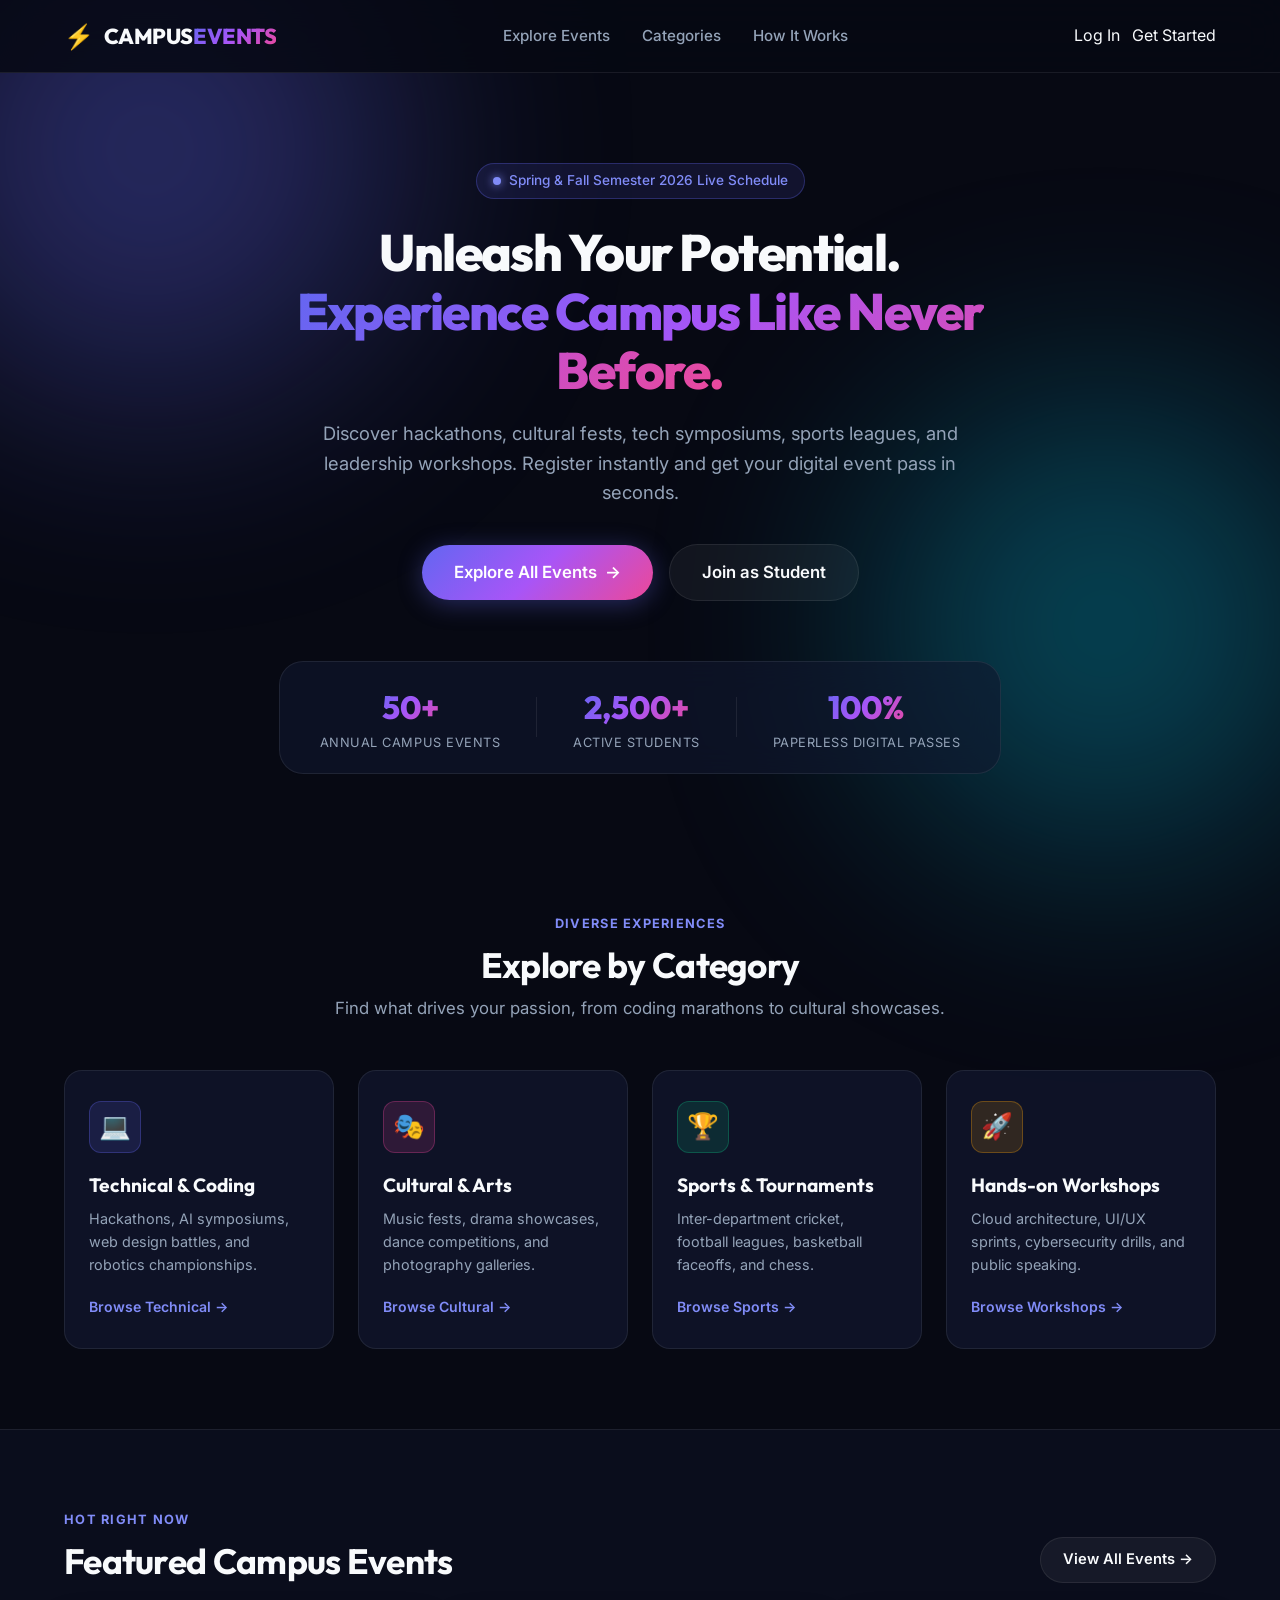
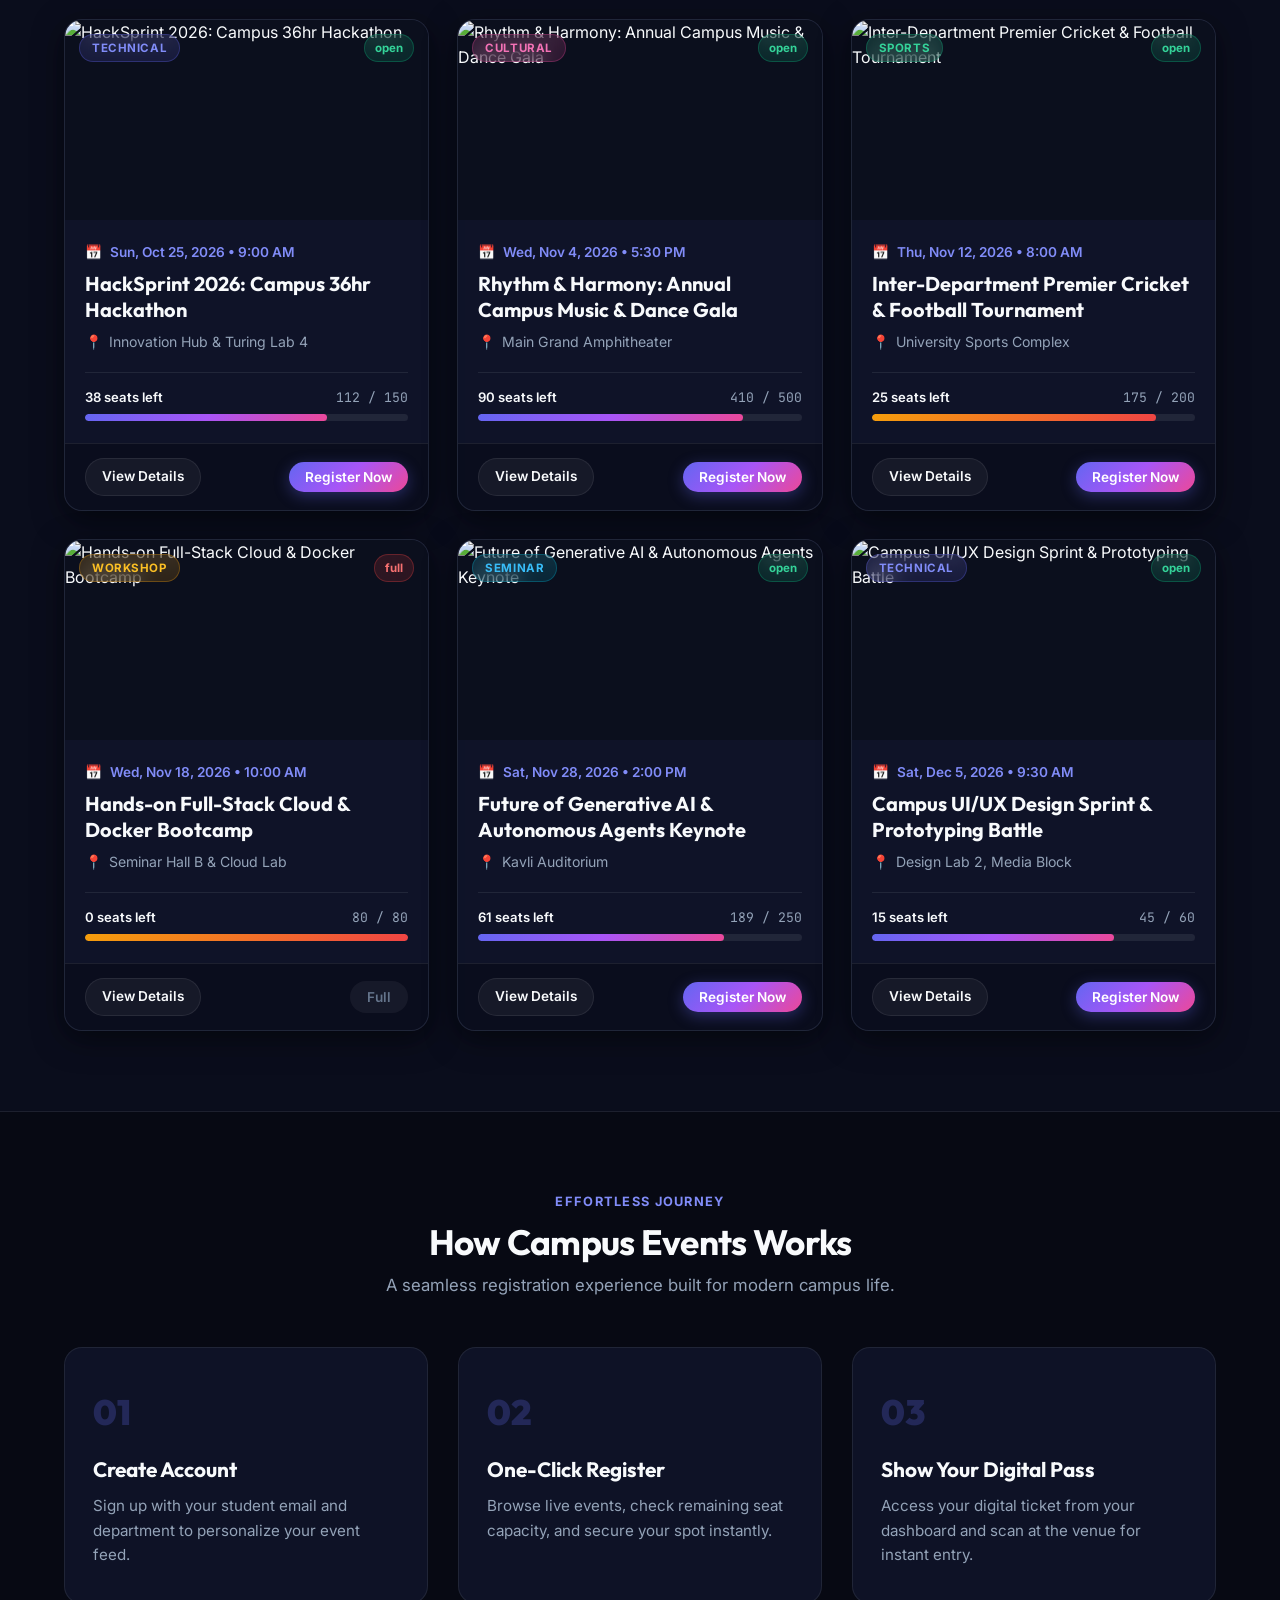
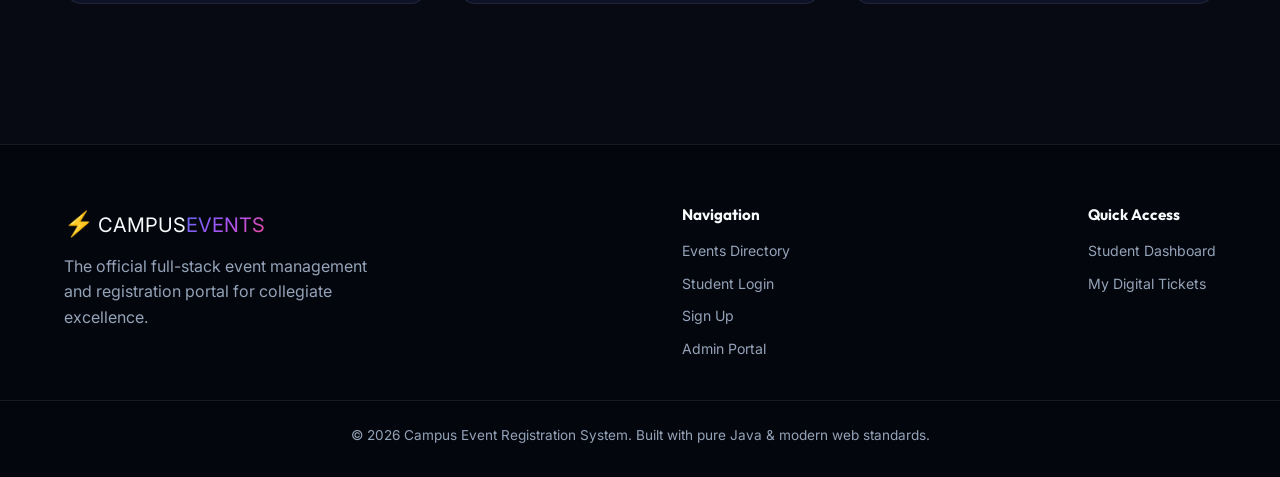
<file: frontend/index.html>
<!DOCTYPE html>
<html lang="en">
<head>
  <meta charset="UTF-8">
  <meta name="viewport" content="width=device-width, initial-scale=1.0">
  <title>Campus Events — Discover, Register & Experience College Life</title>
  <link rel="stylesheet" href="css/global.css">
  <link rel="stylesheet" href="css/animations.css">
  <link rel="stylesheet" href="css/events.css">
</head>
<body class="theme-dark">

  <!-- Glow background blobs -->
  <div class="blob-bg blob-purple"></div>
  <div class="blob-bg blob-cyan"></div>

  <!-- Navigation Bar -->
  <header class="navbar-glass">
    <div class="nav-container">
      <a href="index.html" class="nav-brand">
        <span class="brand-icon">⚡</span>
        <span class="brand-title">CAMPUS<span class="text-gradient">EVENTS</span></span>
      </a>
      <nav class="nav-links">
        <a href="events.html" class="nav-link">Explore Events</a>
        <a href="index.html#categories" class="nav-link">Categories</a>
        <a href="index.html#how-it-works" class="nav-link">How It Works</a>
      </nav>
      <div id="navbar-auth-section" class="nav-auth">
        <!-- Injected dynamically via api.js -->
        <a href="login.html" class="btn btn-outline btn-sm">Log In</a>
        <a href="register.html" class="btn btn-primary btn-sm">Get Started</a>
      </div>
    </div>
  </header>

  <!-- Hero Section -->
  <section class="hero-section">
    <div class="container hero-container">
      <div class="hero-badge animate-fade-in">
        <span class="pulse-dot"></span>
        <span>Spring & Fall Semester 2026 Live Schedule</span>
      </div>
      <h1 class="hero-main-title animate-fade-in-up">
        Unleash Your Potential.<br>
        <span class="text-gradient">Experience Campus Like Never Before.</span>
      </h1>
      <p class="hero-desc animate-fade-in-up delay-1">
        Discover hackathons, cultural fests, tech symposiums, sports leagues, and leadership workshops.
        Register instantly and get your digital event pass in seconds.
      </p>
      <div class="hero-cta-group animate-fade-in-up delay-2">
        <a href="events.html" class="btn btn-primary btn-lg shadow-glow">
          <span>Explore All Events</span>
          <span class="btn-arrow">→</span>
        </a>
        <a href="register.html" class="btn btn-outline btn-lg">
          <span>Join as Student</span>
        </a>
      </div>

      <!-- Quick Metrics Counter Strip -->
      <div class="hero-stats-strip animate-fade-in-up delay-3">
        <div class="stat-strip-item">
          <span class="stat-number text-gradient">50+</span>
          <span class="stat-label">Annual Campus Events</span>
        </div>
        <div class="stat-strip-divider"></div>
        <div class="stat-strip-item">
          <span class="stat-number text-gradient">2,500+</span>
          <span class="stat-label">Active Students</span>
        </div>
        <div class="stat-strip-divider"></div>
        <div class="stat-strip-item">
          <span class="stat-number text-gradient">100%</span>
          <span class="stat-label">Paperless Digital Passes</span>
        </div>
      </div>
    </div>
  </section>

  <!-- Categories Showcase -->
  <section id="categories" class="section-padded">
    <div class="container">
      <div class="section-header text-center">
        <span class="section-eyebrow">DIVERSE EXPERIENCES</span>
        <h2 class="section-title">Explore by Category</h2>
        <p class="section-subtitle">Find what drives your passion, from coding marathons to cultural showcases.</p>
      </div>

      <div class="category-grid">
        <a href="events.html?category=Technical" class="category-card card-hover-tilt">
          <div class="cat-icon-wrapper cat-tech">💻</div>
          <h3>Technical & Coding</h3>
          <p>Hackathons, AI symposiums, web design battles, and robotics championships.</p>
          <span class="cat-link">Browse Technical →</span>
        </a>

        <a href="events.html?category=Cultural" class="category-card card-hover-tilt">
          <div class="cat-icon-wrapper cat-cult">🎭</div>
          <h3>Cultural & Arts</h3>
          <p>Music fests, drama showcases, dance competitions, and photography galleries.</p>
          <span class="cat-link">Browse Cultural →</span>
        </a>

        <a href="events.html?category=Sports" class="category-card card-hover-tilt">
          <div class="cat-icon-wrapper cat-sports">🏆</div>
          <h3>Sports & Tournaments</h3>
          <p>Inter-department cricket, football leagues, basketball faceoffs, and chess.</p>
          <span class="cat-link">Browse Sports →</span>
        </a>

        <a href="events.html?category=Workshop" class="category-card card-hover-tilt">
          <div class="cat-icon-wrapper cat-work">🚀</div>
          <h3>Hands-on Workshops</h3>
          <p>Cloud architecture, UI/UX sprints, cybersecurity drills, and public speaking.</p>
          <span class="cat-link">Browse Workshops →</span>
        </a>
      </div>
    </div>
  </section>

  <!-- Featured Upcoming Events Section -->
  <section class="section-padded bg-subtle">
    <div class="container">
      <div class="section-header-flex">
        <div>
          <span class="section-eyebrow">HOT RIGHT NOW</span>
          <h2 class="section-title">Featured Campus Events</h2>
        </div>
        <a href="events.html" class="btn btn-outline">View All Events →</a>
      </div>

      <div id="events-grid" class="events-grid-layout">
        <!-- Rendered dynamically by events.js -->
      </div>
    </div>
  </section>

  <!-- How It Works Section -->
  <section id="how-it-works" class="section-padded">
    <div class="container">
      <div class="section-header text-center">
        <span class="section-eyebrow">EFFORTLESS JOURNEY</span>
        <h2 class="section-title">How Campus Events Works</h2>
        <p class="section-subtitle">A seamless registration experience built for modern campus life.</p>
      </div>

      <div class="workflow-steps-grid">
        <div class="step-card">
          <div class="step-badge">01</div>
          <h3>Create Account</h3>
          <p>Sign up with your student email and department to personalize your event feed.</p>
        </div>

        <div class="step-card">
          <div class="step-badge">02</div>
          <h3>One-Click Register</h3>
          <p>Browse live events, check remaining seat capacity, and secure your spot instantly.</p>
        </div>

        <div class="step-card">
          <div class="step-badge">03</div>
          <h3>Show Your Digital Pass</h3>
          <p>Access your digital ticket from your dashboard and scan at the venue for instant entry.</p>
        </div>
      </div>
    </div>
  </section>

  <!-- Footer -->
  <footer class="footer-dark">
    <div class="container footer-content">
      <div class="footer-brand">
        <span class="brand-icon">⚡</span>
        <span class="brand-title">CAMPUS<span class="text-gradient">EVENTS</span></span>
        <p class="text-muted" style="margin-top: 10px; max-width: 320px;">
          The official full-stack event management and registration portal for collegiate excellence.
        </p>
      </div>
      <div class="footer-links-group">
        <h4>Navigation</h4>
        <a href="events.html">Events Directory</a>
        <a href="login.html">Student Login</a>
        <a href="register.html">Sign Up</a>
        <a href="admin/index.html">Admin Portal</a>
      </div>
      <div class="footer-links-group">
        <h4>Quick Access</h4>
        <a href="dashboard.html">Student Dashboard</a>
        <a href="my-registrations.html">My Digital Tickets</a>
      </div>
    </div>
    <div class="footer-bottom text-center">
      <p class="text-muted">© 2026 Campus Event Registration System. Built with pure Java & modern web standards.</p>
    </div>
  </footer>

  <script src="js/api.js"></script>
  <script src="js/events.js"></script>
</body>
</html>
</file>
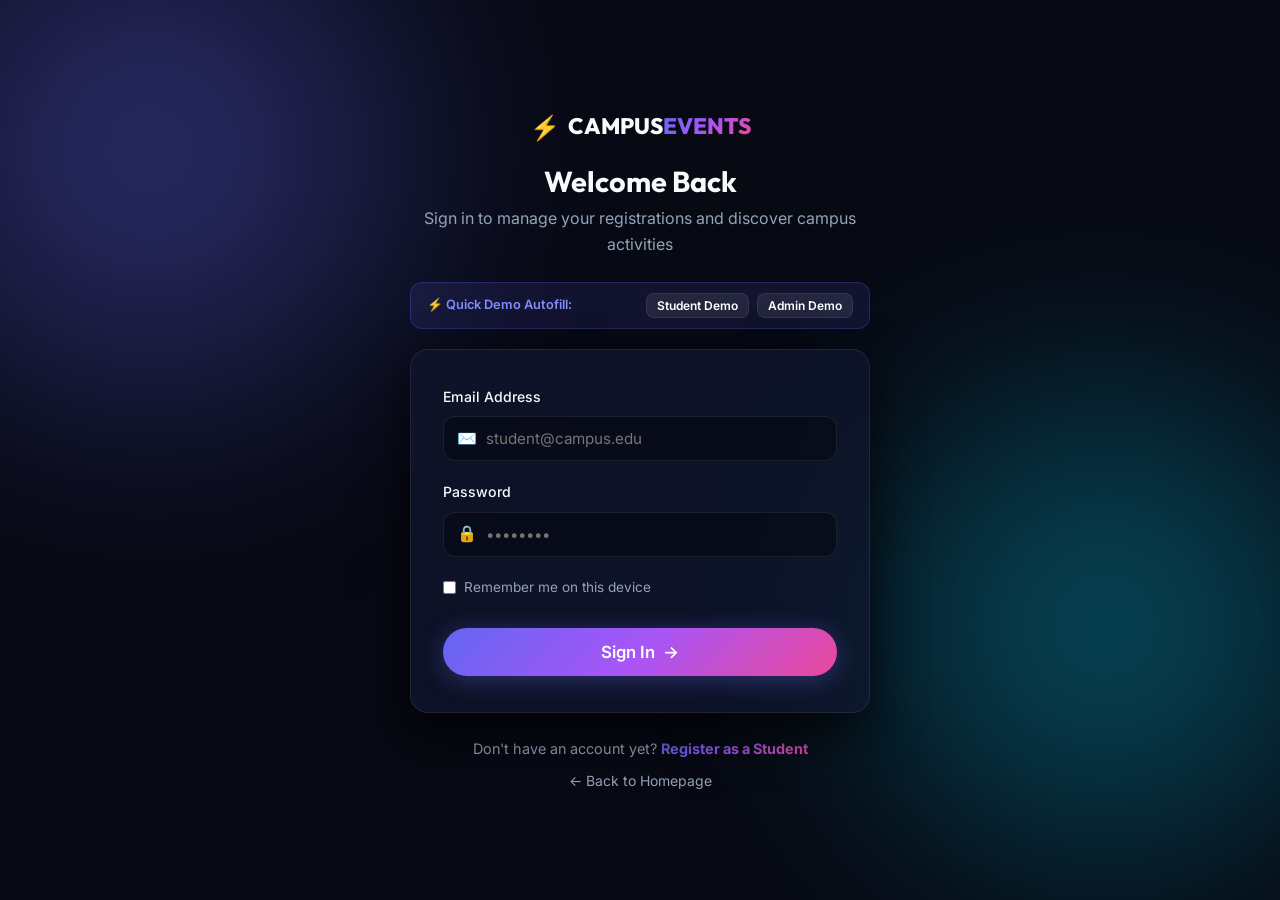
<file: frontend/admin/index.html>
<!DOCTYPE html>
<html lang="en">
<head>
  <meta charset="UTF-8">
  <meta name="viewport" content="width=device-width, initial-scale=1.0">
  <title>Admin Dashboard — Campus Event Management</title>
  <link rel="stylesheet" href="../css/global.css">
  <link rel="stylesheet" href="../css/animations.css">
  <link rel="stylesheet" href="../css/admin.css">
</head>
<body class="theme-dark admin-body">

  <div class="blob-bg blob-purple"></div>
  <div class="blob-bg blob-cyan"></div>

  <div class="admin-wrapper">
    <!-- Admin Sidebar -->
    <aside class="admin-sidebar glass-card">
      <div class="sidebar-brand">
        <span class="brand-icon">⚡</span>
        <span class="brand-title">CAMPUS<span class="text-gradient">ADMIN</span></span>
      </div>

      <nav class="sidebar-nav">
        <a href="index.html" class="sidebar-link active">
          <span class="nav-icon">📊</span>
          <span>Dashboard</span>
        </a>
        <a href="events.html" class="sidebar-link">
          <span class="nav-icon">📅</span>
          <span>Manage Events</span>
        </a>
        <a href="registrations.html" class="sidebar-link">
          <span class="nav-icon">🎟️</span>
          <span>Registrations</span>
        </a>
        <a href="users.html" class="sidebar-link">
          <span class="nav-icon">👥</span>
          <span>Students & Users</span>
        </a>
        <a href="export.html" class="sidebar-link">
          <span class="nav-icon">📥</span>
          <span>Export Data</span>
        </a>
      </nav>

      <div class="sidebar-footer">
        <a href="../events.html" class="sidebar-link text-muted">
          <span class="nav-icon">🌐</span>
          <span>View Public Site</span>
        </a>
        <button class="btn btn-outline-danger btn-block btn-sm" style="margin-top: 10px;" onclick="Auth.logout()">
          Logout
        </button>
      </div>
    </aside>

    <!-- Admin Main Content -->
    <main class="admin-main">
      <!-- Top Admin Header -->
      <header class="admin-topbar glass-card">
        <div>
          <h2 class="admin-page-title">Executive Dashboard</h2>
          <p class="text-muted text-sm">Real-time system overview and student engagement metrics</p>
        </div>
        <div class="admin-topbar-actions">
          <a href="events.html" class="btn btn-primary btn-sm shadow-glow">+ Create Event</a>
        </div>
      </header>

      <!-- Key Metrics Stat Grid -->
      <div class="admin-metrics-grid">
        <div class="metric-card glass-card">
          <div class="metric-icon-box bg-purple">📅</div>
          <div class="metric-details">
            <span class="metric-label">Total Events</span>
            <h3 class="metric-value text-gradient" id="stat-total-events">0</h3>
          </div>
        </div>

        <div class="metric-card glass-card">
          <div class="metric-icon-box bg-cyan">🎟️</div>
          <div class="metric-details">
            <span class="metric-label">Total Registrations</span>
            <h3 class="metric-value text-gradient" id="stat-total-registrations">0</h3>
          </div>
        </div>

        <div class="metric-card glass-card">
          <div class="metric-icon-box bg-green">👥</div>
          <div class="metric-details">
            <span class="metric-label">Registered Students</span>
            <h3 class="metric-value text-gradient" id="stat-total-users">0</h3>
          </div>
        </div>

        <div class="metric-card glass-card">
          <div class="metric-icon-box bg-orange">⚡</div>
          <div class="metric-details">
            <span class="metric-label">Upcoming Active</span>
            <h3 class="metric-value text-gradient" id="stat-upcoming-events">0</h3>
          </div>
        </div>
      </div>

      <!-- 2-Column Analytics Grid -->
      <div class="admin-grid-2">
        <!-- Department Distribution -->
        <div class="admin-card glass-card">
          <div class="admin-card-header">
            <h3>Department Registration Share</h3>
          </div>
          <div id="dept-stats-container" class="dept-stats-list">
            <p class="text-muted text-center" style="padding: 20px;">Loading department distribution...</p>
          </div>
        </div>

        <!-- Most Popular Events -->
        <div class="admin-card glass-card">
          <div class="admin-card-header">
            <h3>Top Events by Registrations</h3>
          </div>
          <div class="table-responsive">
            <table class="admin-table">
              <thead>
                <tr>
                  <th>Event</th>
                  <th>Category</th>
                  <th>Date</th>
                  <th>Capacity</th>
                  <th>Status</th>
                </tr>
              </thead>
              <tbody id="top-events-tbody">
                <tr><td colspan="5" class="text-center text-muted">Loading top events...</td></tr>
              </tbody>
            </table>
          </div>
        </div>
      </div>

      <!-- Recent Registrations Feed -->
      <div class="admin-card glass-card" style="margin-top: 24px;">
        <div class="admin-card-header-flex">
          <h3>Recent Student Registrations</h3>
          <a href="registrations.html" class="link-subtle">View All Registrations →</a>
        </div>
        <div class="table-responsive">
          <table class="admin-table">
            <thead>
              <tr>
                <th>Student Name</th>
                <th>Department</th>
                <th>Event Registered</th>
                <th>Registration Date</th>
                <th>Status</th>
              </tr>
            </thead>
            <tbody id="recent-regs-tbody">
              <tr><td colspan="5" class="text-center text-muted">Loading recent registrations...</td></tr>
            </tbody>
          </table>
        </div>
      </div>
    </main>
  </div>

  <script src="../js/api.js"></script>
  <script src="../js/admin.js"></script>
</body>
</html>
</file>
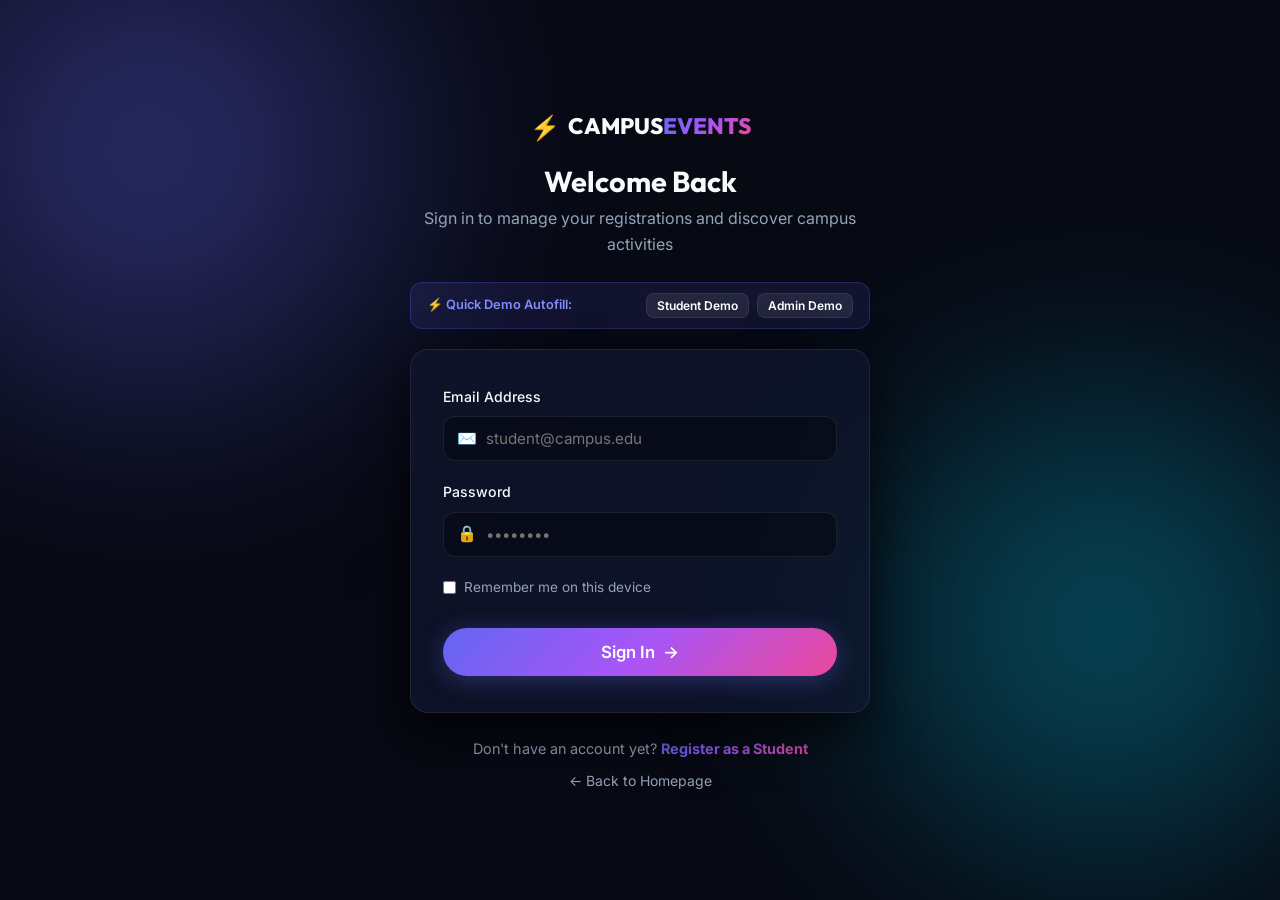
<file: frontend/dashboard.html>
<!DOCTYPE html>
<html lang="en">
<head>
  <meta charset="UTF-8">
  <meta name="viewport" content="width=device-width, initial-scale=1.0">
  <title>Student Dashboard — Campus Events</title>
  <link rel="stylesheet" href="css/global.css">
  <link rel="stylesheet" href="css/animations.css">
  <link rel="stylesheet" href="css/dashboard.css">
</head>
<body class="theme-dark">

  <div class="blob-bg blob-purple"></div>
  <div class="blob-bg blob-cyan"></div>

  <!-- Navigation Bar -->
  <header class="navbar-glass">
    <div class="nav-container">
      <a href="index.html" class="nav-brand">
        <span class="brand-icon">⚡</span>
        <span class="brand-title">CAMPUS<span class="text-gradient">EVENTS</span></span>
      </a>
      <nav class="nav-links">
        <a href="events.html" class="nav-link">Explore Events</a>
        <a href="dashboard.html" class="nav-link active">Dashboard</a>
        <a href="my-registrations.html" class="nav-link">My Passes</a>
      </nav>
      <div id="navbar-auth-section" class="nav-auth">
        <!-- Handled dynamically by api.js -->
      </div>
    </div>
  </header>

  <main class="container dash-main-container">
    <!-- Student Greeting Hero -->
    <div class="dash-welcome-card glass-card">
      <div class="welcome-text-side">
        <div class="dept-badge" id="user-dept-badge">Loading Department...</div>
        <h1 id="user-greeting">Welcome back! 👋</h1>
        <p class="text-muted">Track your upcoming registrations, get entry passes, and discover campus opportunities.</p>
      </div>
      <div class="welcome-actions">
        <a href="events.html" class="btn btn-primary shadow-glow">Explore New Events →</a>
        <a href="my-registrations.html" class="btn btn-outline">My Digital Passes</a>
      </div>
    </div>

    <!-- Quick Stats Grid -->
    <div class="dash-stats-grid">
      <div class="stat-card glass-card">
        <div class="stat-icon-wrapper stat-cyan">🎟️</div>
        <div class="stat-content">
          <span class="stat-label">Active Registrations</span>
          <h2 class="stat-value text-gradient" id="stat-total-registrations">0</h2>
        </div>
      </div>

      <div class="stat-card glass-card">
        <div class="stat-icon-wrapper stat-purple">📅</div>
        <div class="stat-content">
          <span class="stat-label">Campus Events Live</span>
          <h2 class="stat-value text-gradient" id="stat-total-events">0</h2>
        </div>
      </div>
    </div>

    <!-- Dashboard Content 2-Column Split -->
    <div class="dash-content-grid">
      <!-- Left Column: Upcoming Registered Events -->
      <div class="dash-column-main">
        <div class="dash-section-card glass-card">
          <div class="card-header-flex">
            <h3>Your Enrolled Events</h3>
            <a href="my-registrations.html" class="link-subtle">View All Passes →</a>
          </div>

          <div id="dashboard-registrations-list" class="dash-events-list">
            <div style="text-align: center; padding: 30px;">
              <span class="spinner-sm"></span> Loading your registrations...
            </div>
          </div>
        </div>
      </div>

      <!-- Right Column: Recommended Events -->
      <div class="dash-column-side">
        <div class="dash-section-card glass-card">
          <div class="card-header-flex">
            <h3>Recommended For You</h3>
            <a href="events.html" class="link-subtle">More →</a>
          </div>

          <div id="dashboard-recommended-list" class="dash-recommended-list">
            <div style="text-align: center; padding: 30px;">
              <span class="spinner-sm"></span> Loading recommendations...
            </div>
          </div>
        </div>
      </div>
    </div>
  </main>

  <footer class="footer-dark" style="margin-top: 60px;">
    <div class="container footer-bottom text-center">
      <p class="text-muted">© 2026 Campus Event Registration System.</p>
    </div>
  </footer>

  <script src="js/api.js"></script>
  <script src="js/dashboard.js"></script>
</body>
</html>
</file>
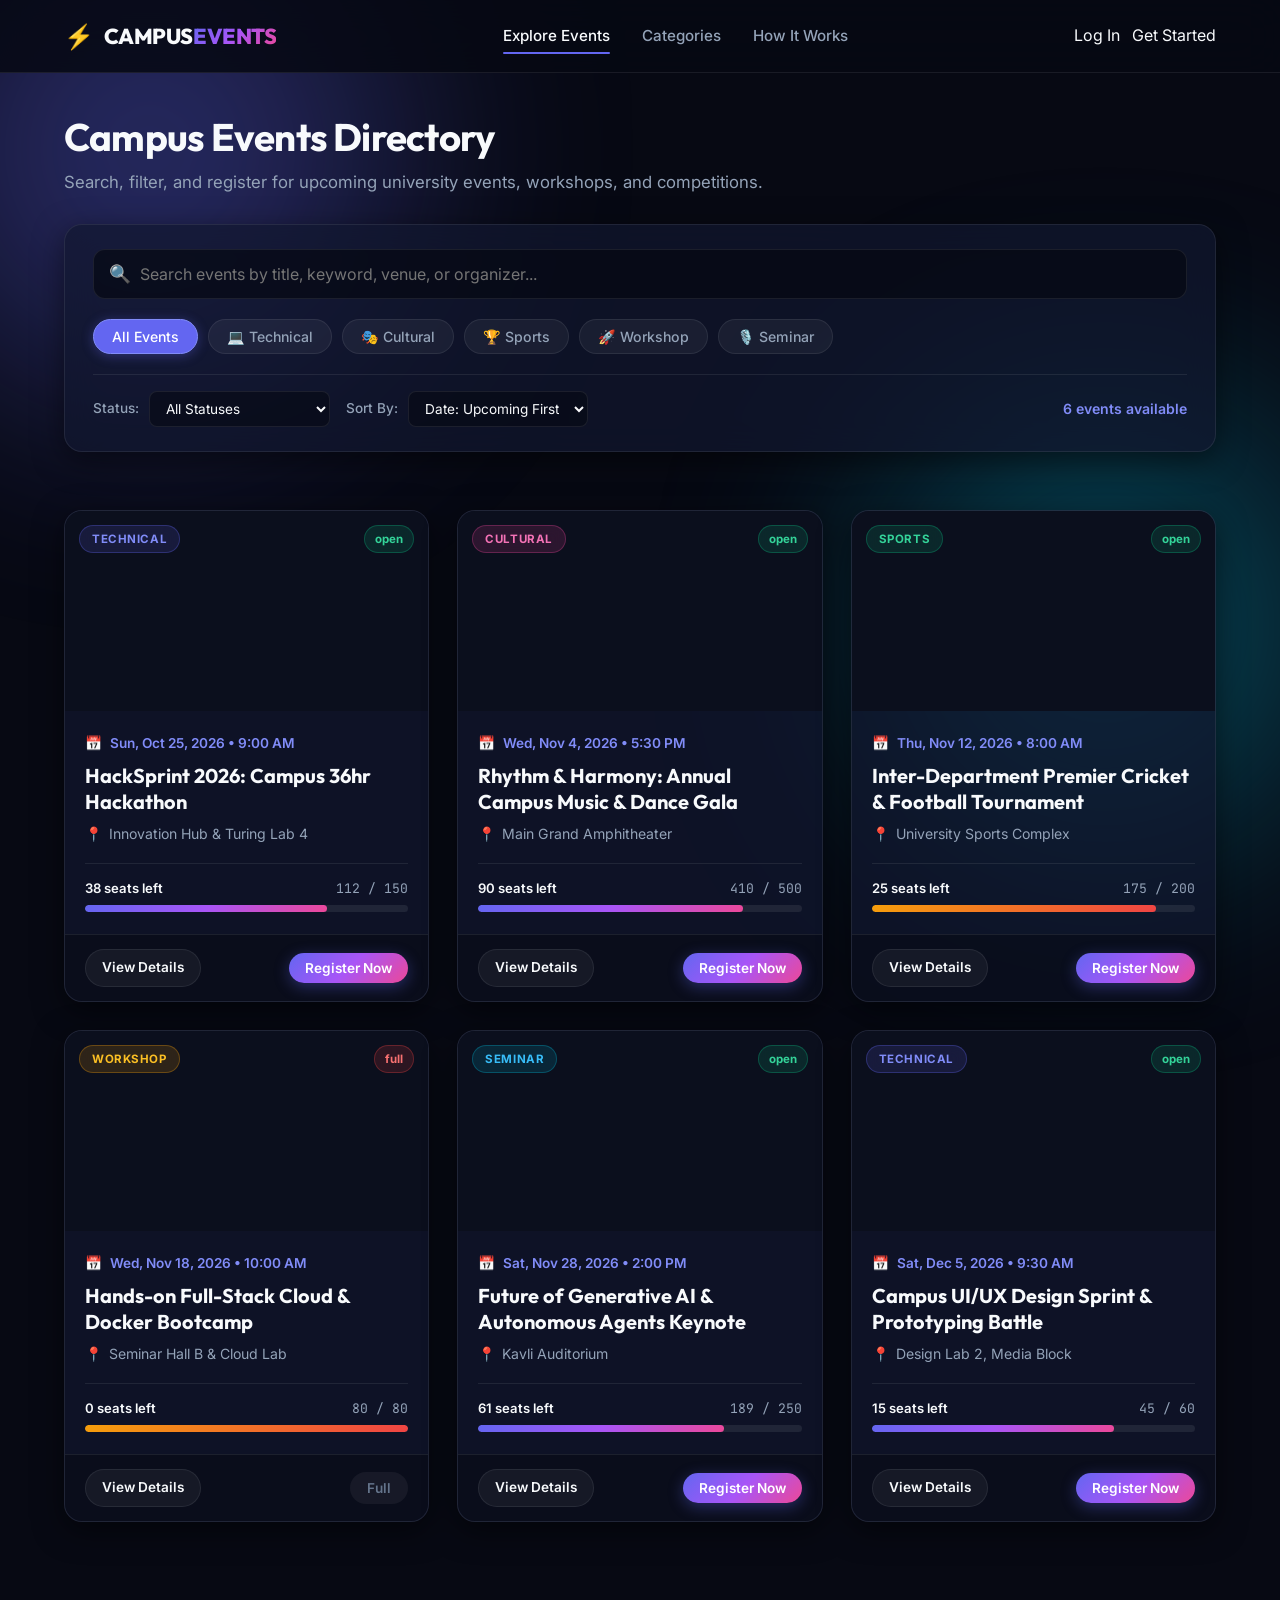
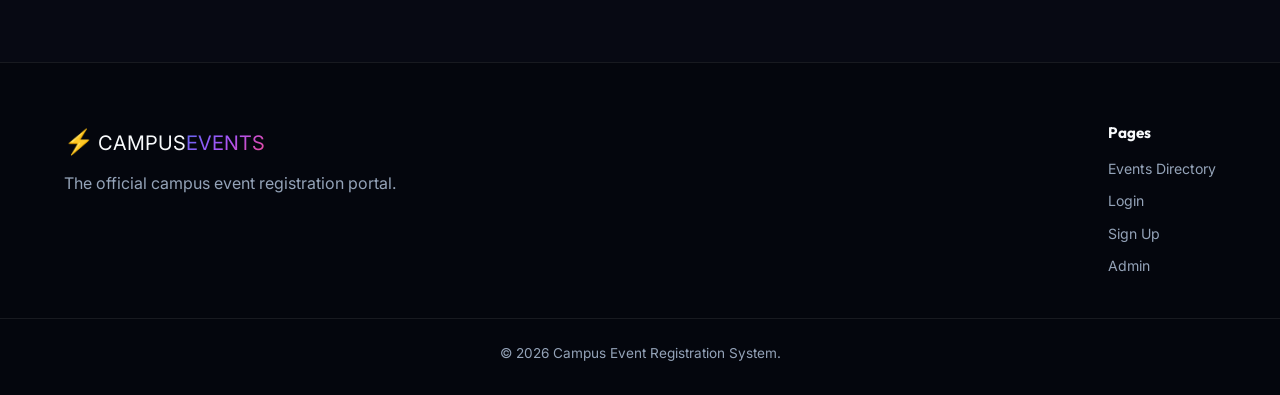
<file: frontend/events.html>
<!DOCTYPE html>
<html lang="en">
<head>
  <meta charset="UTF-8">
  <meta name="viewport" content="width=device-width, initial-scale=1.0">
  <title>Explore Campus Events — Live Schedule & Registrations</title>
  <link rel="stylesheet" href="css/global.css">
  <link rel="stylesheet" href="css/animations.css">
  <link rel="stylesheet" href="css/events.css">
</head>
<body class="theme-dark">

  <div class="blob-bg blob-purple"></div>
  <div class="blob-bg blob-cyan"></div>

  <!-- Navigation Bar -->
  <header class="navbar-glass">
    <div class="nav-container">
      <a href="index.html" class="nav-brand">
        <span class="brand-icon">⚡</span>
        <span class="brand-title">CAMPUS<span class="text-gradient">EVENTS</span></span>
      </a>
      <nav class="nav-links">
        <a href="events.html" class="nav-link active">Explore Events</a>
        <a href="index.html#categories" class="nav-link">Categories</a>
        <a href="index.html#how-it-works" class="nav-link">How It Works</a>
      </nav>
      <div id="navbar-auth-section" class="nav-auth">
        <a href="login.html" class="btn btn-outline btn-sm">Log In</a>
        <a href="register.html" class="btn btn-primary btn-sm">Get Started</a>
      </div>
    </div>
  </header>

  <!-- Events Explorer Header -->
  <section class="events-header-section">
    <div class="container">
      <h1 class="page-title">Campus Events Directory</h1>
      <p class="page-subtitle">Search, filter, and register for upcoming university events, workshops, and competitions.</p>

      <!-- Search & Filters Container -->
      <div class="explorer-toolbar glass-card">
        <!-- Search Input Bar -->
        <div class="search-input-box">
          <span class="search-icon">🔍</span>
          <input type="text" id="search-input" class="search-field" placeholder="Search events by title, keyword, venue, or organizer...">
        </div>

        <!-- Category Pills -->
        <div class="category-pills-row">
          <button class="filter-pill active" data-category="all">All Events</button>
          <button class="filter-pill" data-category="Technical">💻 Technical</button>
          <button class="filter-pill" data-category="Cultural">🎭 Cultural</button>
          <button class="filter-pill" data-category="Sports">🏆 Sports</button>
          <button class="filter-pill" data-category="Workshop">🚀 Workshop</button>
          <button class="filter-pill" data-category="Seminar">🎙️ Seminar</button>
        </div>

        <!-- Filter Selects Row -->
        <div class="toolbar-controls-row">
          <div class="control-item">
            <label for="status-filter" class="control-label">Status:</label>
            <select id="status-filter" class="form-select-sm">
              <option value="">All Statuses</option>
              <option value="open">Open for Registration</option>
              <option value="upcoming">Upcoming</option>
              <option value="full">Sold Out / Full</option>
              <option value="completed">Past Events</option>
            </select>
          </div>

          <div class="control-item">
            <label for="sort-filter" class="control-label">Sort By:</label>
            <select id="sort-filter" class="form-select-sm">
              <option value="date_asc">Date: Upcoming First</option>
              <option value="date_desc">Date: Latest First</option>
              <option value="seats">Available Seats</option>
              <option value="title">Event Name (A-Z)</option>
            </select>
          </div>

          <div class="events-counter-badge" id="events-count">Loading events...</div>
        </div>
      </div>
    </div>
  </section>

  <!-- Events Grid Section -->
  <section class="section-padded" style="padding-top: 10px;">
    <div class="container">
      <div id="events-grid" class="events-grid-layout">
        <!-- Event cards rendered dynamically via events.js -->
      </div>
    </div>
  </section>

  <!-- Footer -->
  <footer class="footer-dark">
    <div class="container footer-content">
      <div class="footer-brand">
        <span class="brand-icon">⚡</span>
        <span class="brand-title">CAMPUS<span class="text-gradient">EVENTS</span></span>
        <p class="text-muted" style="margin-top: 10px;">The official campus event registration portal.</p>
      </div>
      <div class="footer-links-group">
        <h4>Pages</h4>
        <a href="events.html">Events Directory</a>
        <a href="login.html">Login</a>
        <a href="register.html">Sign Up</a>
        <a href="admin/index.html">Admin</a>
      </div>
    </div>
    <div class="footer-bottom text-center">
      <p class="text-muted">© 2026 Campus Event Registration System.</p>
    </div>
  </footer>

  <script src="js/api.js"></script>
  <script src="js/events.js"></script>
</body>
</html>
</file>
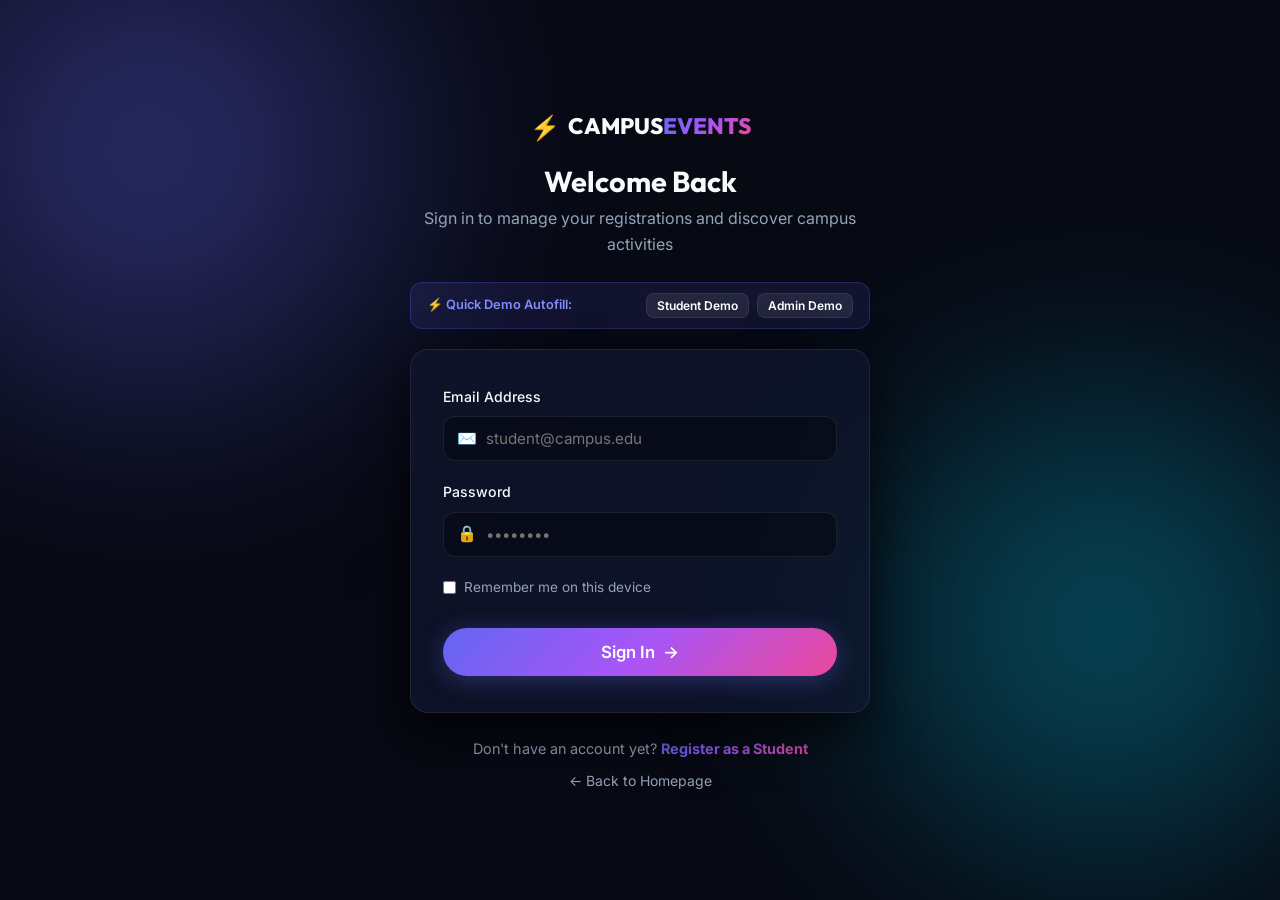
<file: frontend/login.html>
<!DOCTYPE html>
<html lang="en">
<head>
  <meta charset="UTF-8">
  <meta name="viewport" content="width=device-width, initial-scale=1.0">
  <title>Log In — Campus Event Registration System</title>
  <link rel="stylesheet" href="css/global.css">
  <link rel="stylesheet" href="css/animations.css">
  <link rel="stylesheet" href="css/auth.css">
</head>
<body class="theme-dark auth-page-body">

  <div class="blob-bg blob-purple"></div>
  <div class="blob-bg blob-cyan"></div>

  <div class="auth-container">
    <div class="auth-header text-center">
      <a href="index.html" class="auth-brand">
        <span class="brand-icon">⚡</span>
        <span class="brand-title">CAMPUS<span class="text-gradient">EVENTS</span></span>
      </a>
      <h2>Welcome Back</h2>
      <p class="text-muted">Sign in to manage your registrations and discover campus activities</p>
    </div>

    <!-- Quick Demo Logins Pill Strip for easy evaluation -->
    <div class="demo-credentials-banner">
      <span class="demo-label">⚡ Quick Demo Autofill:</span>
      <div class="demo-btns">
        <button type="button" class="btn-demo-pill" onclick="fillDemoCredentials('student')">Student Demo</button>
        <button type="button" class="btn-demo-pill" onclick="fillDemoCredentials('admin')">Admin Demo</button>
      </div>
    </div>

    <div class="glass-card auth-card">
      <form id="login-form">
        <div class="form-group">
          <label for="email" class="form-label">Email Address</label>
          <div class="input-icon-wrapper">
            <span class="input-icon">✉️</span>
            <input type="email" id="email" class="form-input" placeholder="student@campus.edu" required autocomplete="email">
          </div>
        </div>

        <div class="form-group">
          <div class="form-label-row">
            <label for="password" class="form-label">Password</label>
          </div>
          <div class="input-icon-wrapper">
            <span class="input-icon">🔒</span>
            <input type="password" id="password" class="form-input" placeholder="••••••••" required autocomplete="current-password">
          </div>
        </div>

        <div class="form-checkbox-row">
          <label class="checkbox-label">
            <input type="checkbox" id="remember-me">
            <span>Remember me on this device</span>
          </label>
        </div>

        <button type="submit" class="btn btn-primary btn-block btn-lg shadow-glow" style="margin-top: 10px;">
          <span>Sign In</span>
          <span class="btn-arrow">→</span>
        </button>
      </form>
    </div>

    <div class="auth-footer text-center">
      <p class="text-muted">
        Don't have an account yet?
        <a href="register.html" class="text-gradient font-bold">Register as a Student</a>
      </p>
      <p style="margin-top: 8px;">
        <a href="index.html" class="text-muted text-sm">← Back to Homepage</a>
      </p>
    </div>
  </div>

  <script src="js/api.js"></script>
  <script src="js/auth.js"></script>
</body>
</html>
</file>
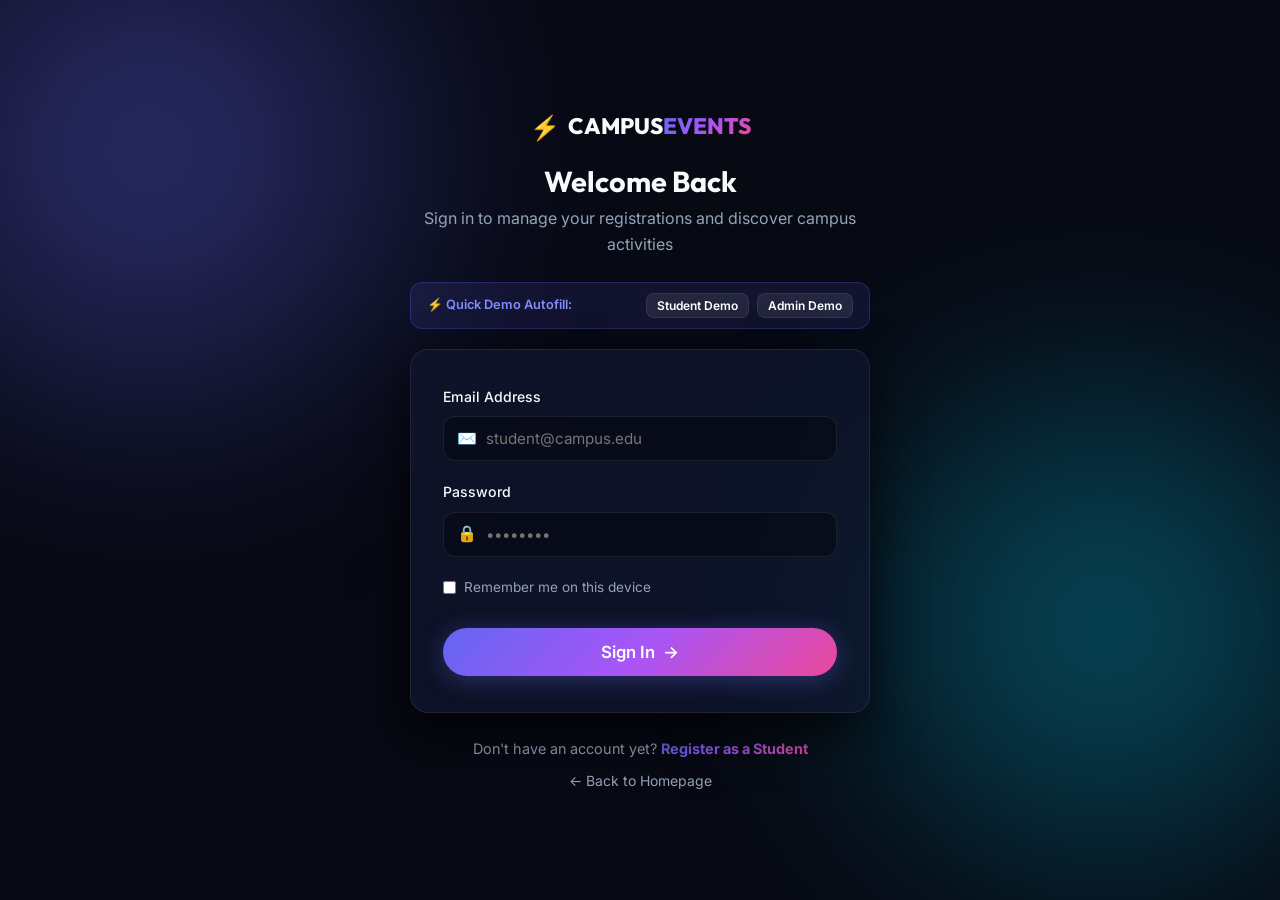
<file: frontend/my-registrations.html>
<!DOCTYPE html>
<html lang="en">
<head>
  <meta charset="UTF-8">
  <meta name="viewport" content="width=device-width, initial-scale=1.0">
  <title>My Registered Events — Campus Events</title>
  <link rel="stylesheet" href="css/global.css">
  <link rel="stylesheet" href="css/animations.css">
  <link rel="stylesheet" href="css/dashboard.css">
</head>
<body class="theme-dark">

  <div class="blob-bg blob-purple"></div>
  <div class="blob-bg blob-cyan"></div>

  <!-- Navigation Bar -->
  <header class="navbar-glass">
    <div class="nav-container">
      <a href="index.html" class="nav-brand">
        <span class="brand-icon">⚡</span>
        <span class="brand-title">CAMPUS<span class="text-gradient">EVENTS</span></span>
      </a>
      <nav class="nav-links">
        <a href="events.html" class="nav-link">Explore Events</a>
        <a href="dashboard.html" class="nav-link">Dashboard</a>
        <a href="my-registrations.html" class="nav-link active">My Passes</a>
      </nav>
      <div id="navbar-auth-section" class="nav-auth"></div>
    </div>
  </header>

  <main class="container" style="padding-top: 30px; padding-bottom: 60px;">
    <div class="page-header-flex">
      <div>
        <h1 class="page-title">My Event Passes & Registrations</h1>
        <p class="page-subtitle">Show your digital pass QR code at the event venue for fast check-in.</p>
      </div>
      <a href="events.html" class="btn btn-primary shadow-glow">+ Discover More Events</a>
    </div>

    <!-- Registration Filter Tabs -->
    <div class="reg-tabs-bar glass-card">
      <div class="reg-tabs-group">
        <button class="reg-tab-btn active" data-tab="all">All Registrations</button>
        <button class="reg-tab-btn" data-tab="confirmed">Active / Confirmed Passes</button>
        <button class="reg-tab-btn" data-tab="cancelled">Cancelled</button>
      </div>
      <div class="reg-count-display">
        <span id="reg-count-badge" class="badge badge-primary">0</span> passes
      </div>
    </div>

    <!-- Ticket Passes Grid / Container -->
    <div id="my-registrations-container" class="tickets-container">
      <div style="text-align: center; padding: 60px 0;">
        <span class="spinner-sm"></span> Loading your tickets...
      </div>
    </div>
  </main>

  <footer class="footer-dark">
    <div class="container footer-bottom text-center">
      <p class="text-muted">© 2026 Campus Event Registration System.</p>
    </div>
  </footer>

  <script src="js/api.js"></script>
  <script src="js/registrations.js"></script>
</body>
</html>
</file>
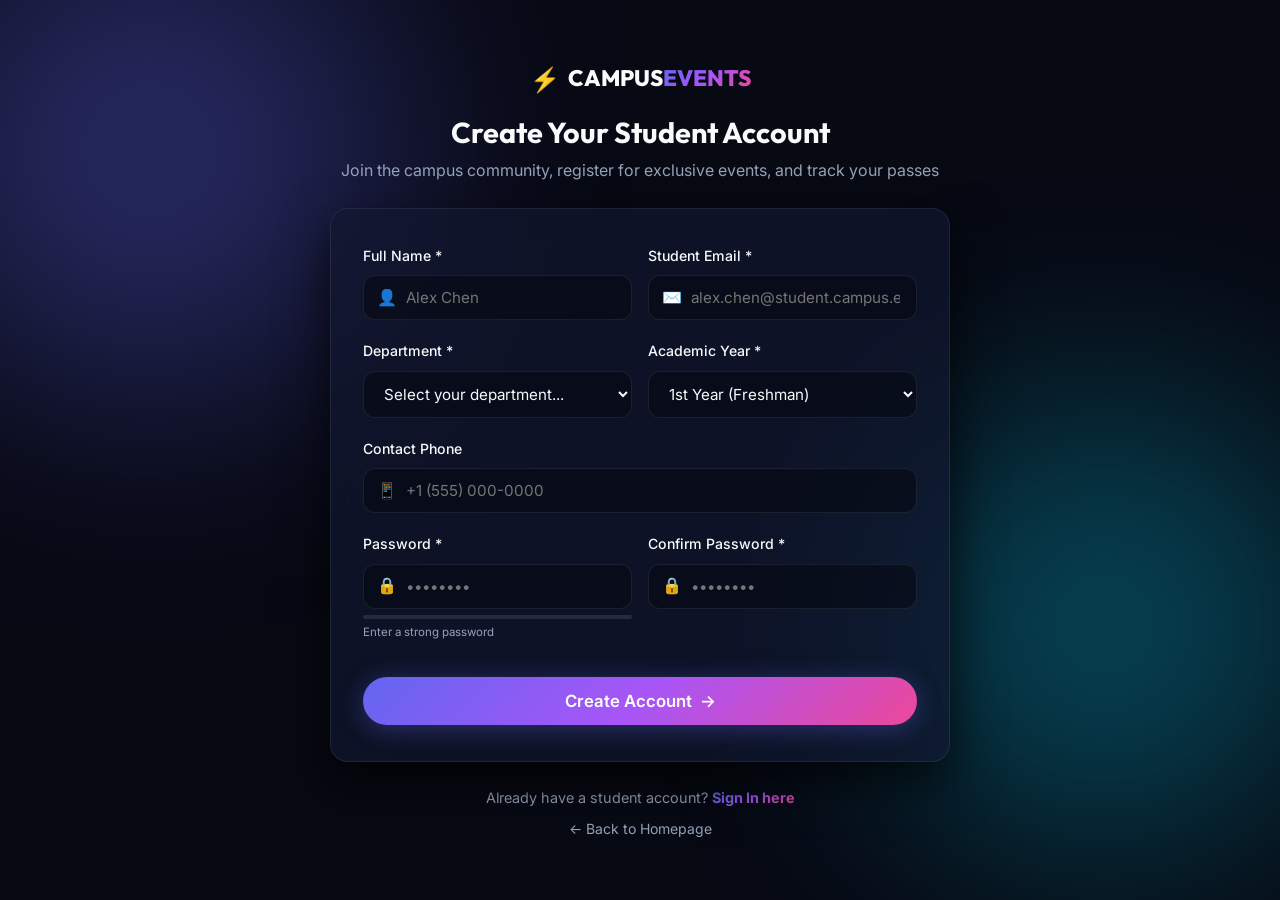
<file: frontend/register.html>
<!DOCTYPE html>
<html lang="en">
<head>
  <meta charset="UTF-8">
  <meta name="viewport" content="width=device-width, initial-scale=1.0">
  <title>Student Registration — Campus Events</title>
  <link rel="stylesheet" href="css/global.css">
  <link rel="stylesheet" href="css/animations.css">
  <link rel="stylesheet" href="css/auth.css">
</head>
<body class="theme-dark auth-page-body">

  <div class="blob-bg blob-purple"></div>
  <div class="blob-bg blob-cyan"></div>

  <div class="auth-container auth-container-wide">
    <div class="auth-header text-center">
      <a href="index.html" class="auth-brand">
        <span class="brand-icon">⚡</span>
        <span class="brand-title">CAMPUS<span class="text-gradient">EVENTS</span></span>
      </a>
      <h2>Create Your Student Account</h2>
      <p class="text-muted">Join the campus community, register for exclusive events, and track your passes</p>
    </div>

    <div class="glass-card auth-card">
      <form id="register-form">
        <div class="form-grid-2">
          <div class="form-group">
            <label for="name" class="form-label">Full Name *</label>
            <div class="input-icon-wrapper">
              <span class="input-icon">👤</span>
              <input type="text" id="name" class="form-input" placeholder="Alex Chen" required autocomplete="name">
            </div>
          </div>

          <div class="form-group">
            <label for="email" class="form-label">Student Email *</label>
            <div class="input-icon-wrapper">
              <span class="input-icon">✉️</span>
              <input type="email" id="email" class="form-input" placeholder="alex.chen@student.campus.edu" required autocomplete="email">
            </div>
          </div>
        </div>

        <div class="form-grid-2">
          <div class="form-group">
            <label for="department" class="form-label">Department *</label>
            <select id="department" class="form-select" required>
              <option value="">Select your department...</option>
              <option value="Computer Science">Computer Science & Engineering</option>
              <option value="Information Technology">Information Technology</option>
              <option value="Electrical Engineering">Electrical & Electronics</option>
              <option value="Mechanical Engineering">Mechanical Engineering</option>
              <option value="Civil Engineering">Civil Engineering</option>
              <option value="Business Administration">Business Administration (MBA/BBA)</option>
              <option value="Biotechnology">Biotechnology</option>
              <option value="Design & Media">Design & Media Arts</option>
            </select>
          </div>

          <div class="form-group">
            <label for="year" class="form-label">Academic Year *</label>
            <select id="year" class="form-select" required>
              <option value="1">1st Year (Freshman)</option>
              <option value="2">2nd Year (Sophomore)</option>
              <option value="3">3rd Year (Junior)</option>
              <option value="4">4th Year (Senior)</option>
            </select>
          </div>
        </div>

        <div class="form-group">
          <label for="phone" class="form-label">Contact Phone</label>
          <div class="input-icon-wrapper">
            <span class="input-icon">📱</span>
            <input type="tel" id="phone" class="form-input" placeholder="+1 (555) 000-0000" autocomplete="tel">
          </div>
        </div>

        <div class="form-grid-2">
          <div class="form-group">
            <label for="password" class="form-label">Password *</label>
            <div class="input-icon-wrapper">
              <span class="input-icon">🔒</span>
              <input type="password" id="password" class="form-input" placeholder="••••••••" required autocomplete="new-password">
            </div>
            <!-- Live Password Strength Meter -->
            <div class="password-strength-container" style="margin-top: 6px;">
              <div class="strength-bar-track">
                <div id="password-strength-bar" class="strength-bar-fill"></div>
              </div>
              <span id="password-strength-text" class="strength-text text-muted text-xs">Enter a strong password</span>
            </div>
          </div>

          <div class="form-group">
            <label for="confirm-password" class="form-label">Confirm Password *</label>
            <div class="input-icon-wrapper">
              <span class="input-icon">🔒</span>
              <input type="password" id="confirm-password" class="form-input" placeholder="••••••••" required autocomplete="new-password">
            </div>
          </div>
        </div>

        <button type="submit" class="btn btn-primary btn-block btn-lg shadow-glow" style="margin-top: 16px;">
          <span>Create Account</span>
          <span class="btn-arrow">→</span>
        </button>
      </form>
    </div>

    <div class="auth-footer text-center">
      <p class="text-muted">
        Already have a student account?
        <a href="login.html" class="text-gradient font-bold">Sign In here</a>
      </p>
      <p style="margin-top: 8px;">
        <a href="index.html" class="text-muted text-sm">← Back to Homepage</a>
      </p>
    </div>
  </div>

  <script src="js/api.js"></script>
  <script src="js/auth.js"></script>
</body>
</html>
</file>
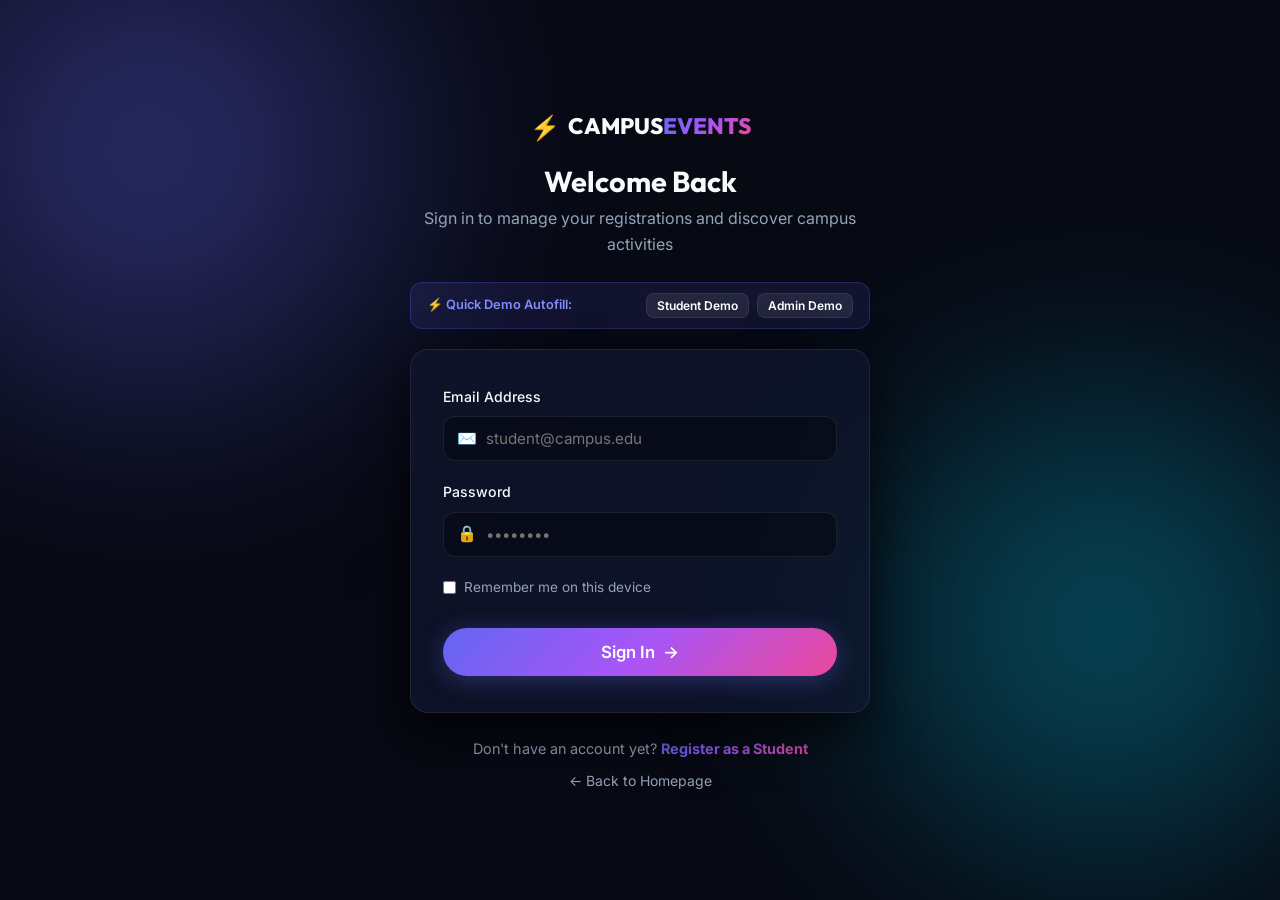
<file: frontend/admin/events.html>
<!DOCTYPE html>
<html lang="en">
<head>
  <meta charset="UTF-8">
  <meta name="viewport" content="width=device-width, initial-scale=1.0">
  <title>Manage Events — Admin Portal</title>
  <link rel="stylesheet" href="../css/global.css">
  <link rel="stylesheet" href="../css/animations.css">
  <link rel="stylesheet" href="../css/admin.css">
</head>
<body class="theme-dark admin-body">

  <div class="blob-bg blob-purple"></div>
  <div class="blob-bg blob-cyan"></div>

  <div class="admin-wrapper">
    <!-- Sidebar -->
    <aside class="admin-sidebar glass-card">
      <div class="sidebar-brand">
        <span class="brand-icon">⚡</span>
        <span class="brand-title">CAMPUS<span class="text-gradient">ADMIN</span></span>
      </div>

      <nav class="sidebar-nav">
        <a href="index.html" class="sidebar-link">
          <span class="nav-icon">📊</span>
          <span>Dashboard</span>
        </a>
        <a href="events.html" class="sidebar-link active">
          <span class="nav-icon">📅</span>
          <span>Manage Events</span>
        </a>
        <a href="registrations.html" class="sidebar-link">
          <span class="nav-icon">🎟️</span>
          <span>Registrations</span>
        </a>
        <a href="users.html" class="sidebar-link">
          <span class="nav-icon">👥</span>
          <span>Students & Users</span>
        </a>
        <a href="export.html" class="sidebar-link">
          <span class="nav-icon">📥</span>
          <span>Export Data</span>
        </a>
      </nav>

      <div class="sidebar-footer">
        <a href="../events.html" class="sidebar-link text-muted">
          <span class="nav-icon">🌐</span>
          <span>View Public Site</span>
        </a>
        <button class="btn btn-outline-danger btn-block btn-sm" style="margin-top: 10px;" onclick="Auth.logout()">
          Logout
        </button>
      </div>
    </aside>

    <!-- Main Content -->
    <main class="admin-main">
      <header class="admin-topbar glass-card">
        <div>
          <h2 class="admin-page-title">Manage Campus Events</h2>
          <p class="text-muted text-sm">Create, edit, schedule, and configure capacity for all events</p>
        </div>
        <button class="btn btn-primary shadow-glow" onclick="openCreateEventModal()">
          + Add New Event
        </button>
      </header>

      <!-- Events Filter Bar -->
      <div class="admin-card glass-card" style="margin-bottom: 20px; padding: 16px 20px;">
        <div class="search-input-box" style="max-width: 400px;">
          <span class="search-icon">🔍</span>
          <input type="text" id="admin-event-search" class="search-field" placeholder="Search events by title, category, or venue...">
        </div>
      </div>

      <!-- Events Master Table -->
      <div class="admin-card glass-card">
        <div class="table-responsive">
          <table class="admin-table">
            <thead>
              <tr>
                <th>Event Title</th>
                <th>Category</th>
                <th>Event Date</th>
                <th>Venue</th>
                <th>Capacity / Filled</th>
                <th>Status</th>
                <th>Actions</th>
              </tr>
            </thead>
            <tbody id="admin-events-tbody">
              <tr><td colspan="7" class="text-center text-muted">Loading events...</td></tr>
            </tbody>
          </table>
        </div>
      </div>
    </main>
  </div>

  <!-- Create / Edit Event Modal -->
  <div id="event-modal" class="modal-overlay">
    <div class="modal-content glass-card animate-scale-up">
      <div class="modal-header">
        <h3 id="modal-title">Create New Event</h3>
        <button type="button" class="modal-close-btn" onclick="closeEventModal()">×</button>
      </div>

      <form id="event-modal-form" class="modal-body">
        <input type="hidden" id="event-id">

        <div class="form-group">
          <label for="event-title" class="form-label">Event Title *</label>
          <input type="text" id="event-title" class="form-input" placeholder="e.g. HackSprint 2026: Campus 36hr Hackathon" required>
        </div>

        <div class="form-grid-2">
          <div class="form-group">
            <label for="event-category" class="form-label">Category *</label>
            <select id="event-category" class="form-select" required>
              <option value="Technical">Technical & Coding</option>
              <option value="Cultural">Cultural & Arts</option>
              <option value="Sports">Sports & Athletics</option>
              <option value="Workshop">Workshop & Bootcamp</option>
              <option value="Seminar">Seminar & Keynote</option>
            </select>
          </div>

          <div class="form-group">
            <label for="event-status" class="form-label">Status *</label>
            <select id="event-status" class="form-select" required>
              <option value="upcoming">Upcoming</option>
              <option value="open">Open (Accepting Registrations)</option>
              <option value="full">Full / Sold Out</option>
              <option value="completed">Completed</option>
              <option value="cancelled">Cancelled</option>
            </select>
          </div>
        </div>

        <div class="form-grid-3">
          <div class="form-group">
            <label for="event-date" class="form-label">Date *</label>
            <input type="date" id="event-date" class="form-input" required>
          </div>

          <div class="form-group">
            <label for="event-start-time" class="form-label">Start Time</label>
            <input type="time" id="event-start-time" class="form-input">
          </div>

          <div class="form-group">
            <label for="event-end-time" class="form-label">End Time</label>
            <input type="time" id="event-end-time" class="form-input">
          </div>
        </div>

        <div class="form-grid-2">
          <div class="form-group">
            <label for="event-venue" class="form-label">Venue *</label>
            <input type="text" id="event-venue" class="form-input" placeholder="Main Auditorium / Tech Lab 4" required>
          </div>

          <div class="form-group">
            <label for="event-organizer" class="form-label">Organizer / Club</label>
            <input type="text" id="event-organizer" class="form-input" placeholder="ACM Student Chapter / IEEE">
          </div>
        </div>

        <div class="form-grid-2">
          <div class="form-group">
            <label for="event-capacity" class="form-label">Total Capacity *</label>
            <input type="number" id="event-capacity" class="form-input" min="1" max="10000" value="100" required>
          </div>

          <div class="form-group">
            <label for="event-image-url" class="form-label">Image URL (Banner)</label>
            <input type="url" id="event-image-url" class="form-input" placeholder="https://images.unsplash.com/...">
          </div>
        </div>

        <div class="form-group">
          <label for="event-description" class="form-label">Description *</label>
          <textarea id="event-description" class="form-textarea" rows="3" placeholder="Provide event schedule, speaker details, and overview..." required></textarea>
        </div>

        <div class="form-grid-2">
          <div class="form-group">
            <label for="event-rules" class="form-label">Rules & Guidelines</label>
            <textarea id="event-rules" class="form-textarea" rows="2" placeholder="Bring laptop, student ID required, etc."></textarea>
          </div>

          <div class="form-group">
            <label for="event-eligibility" class="form-label">Eligibility Criteria</label>
            <textarea id="event-eligibility" class="form-textarea" rows="2" placeholder="All Engineering & Management students eligible"></textarea>
          </div>
        </div>

        <div class="modal-footer">
          <button type="button" class="btn btn-outline" onclick="closeEventModal()">Cancel</button>
          <button type="submit" class="btn btn-primary">Save Event</button>
        </div>
      </form>
    </div>
  </div>

  <script src="../js/api.js"></script>
  <script src="../js/admin.js"></script>
</body>
</html>
</file>
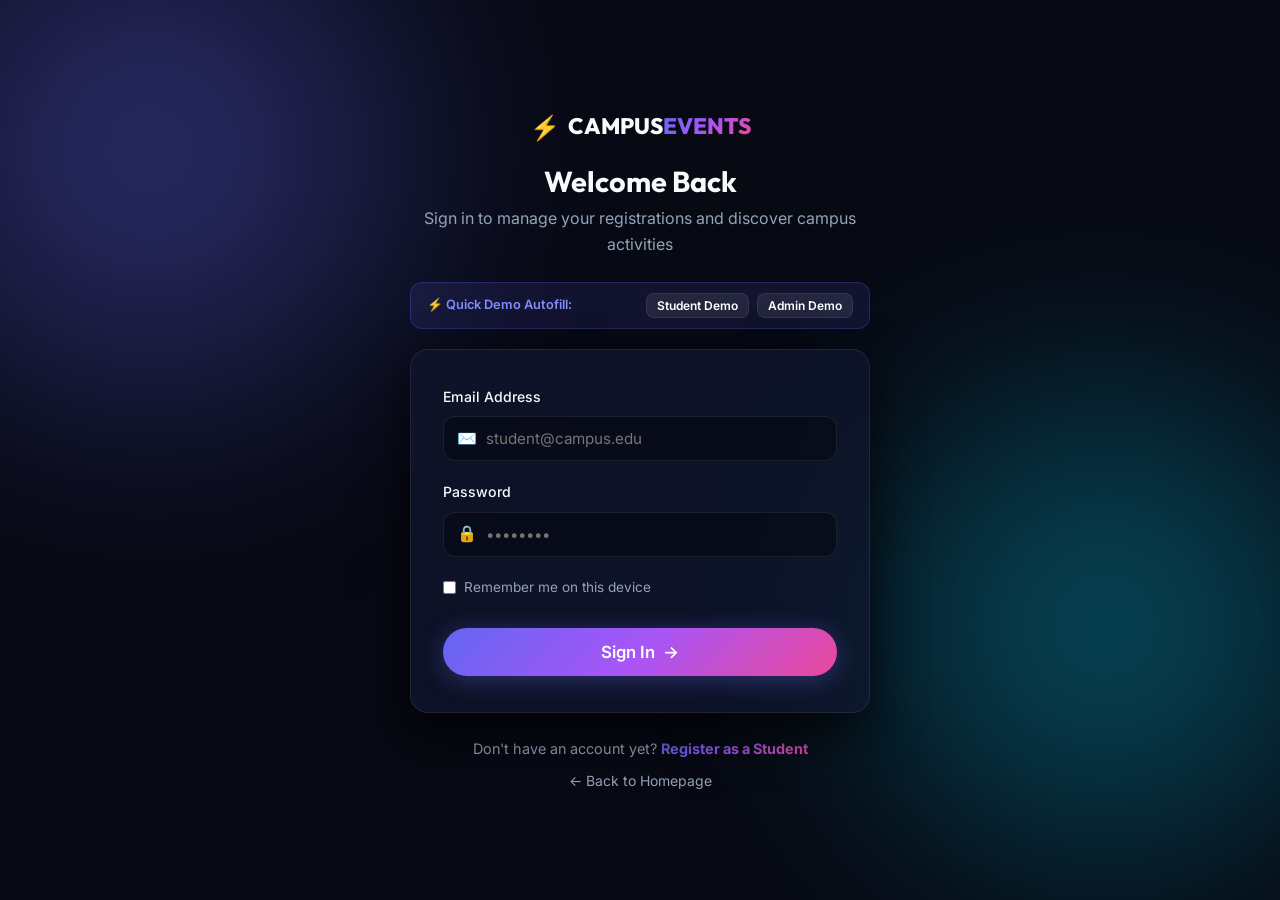
<file: frontend/admin/export.html>
<!DOCTYPE html>
<html lang="en">
<head>
  <meta charset="UTF-8">
  <meta name="viewport" content="width=device-width, initial-scale=1.0">
  <title>Export Data — Admin Portal</title>
  <link rel="stylesheet" href="../css/global.css">
  <link rel="stylesheet" href="../css/animations.css">
  <link rel="stylesheet" href="../css/admin.css">
</head>
<body class="theme-dark admin-body">

  <div class="blob-bg blob-purple"></div>
  <div class="blob-bg blob-cyan"></div>

  <div class="admin-wrapper">
    <!-- Sidebar -->
    <aside class="admin-sidebar glass-card">
      <div class="sidebar-brand">
        <span class="brand-icon">⚡</span>
        <span class="brand-title">CAMPUS<span class="text-gradient">ADMIN</span></span>
      </div>

      <nav class="sidebar-nav">
        <a href="index.html" class="sidebar-link">
          <span class="nav-icon">📊</span>
          <span>Dashboard</span>
        </a>
        <a href="events.html" class="sidebar-link">
          <span class="nav-icon">📅</span>
          <span>Manage Events</span>
        </a>
        <a href="registrations.html" class="sidebar-link">
          <span class="nav-icon">🎟️</span>
          <span>Registrations</span>
        </a>
        <a href="users.html" class="sidebar-link">
          <span class="nav-icon">👥</span>
          <span>Students & Users</span>
        </a>
        <a href="export.html" class="sidebar-link active">
          <span class="nav-icon">📥</span>
          <span>Export Data</span>
        </a>
      </nav>

      <div class="sidebar-footer">
        <a href="../events.html" class="sidebar-link text-muted">
          <span class="nav-icon">🌐</span>
          <span>View Public Site</span>
        </a>
        <button class="btn btn-outline-danger btn-block btn-sm" style="margin-top: 10px;" onclick="Auth.logout()">
          Logout
        </button>
      </div>
    </aside>

    <!-- Main Content -->
    <main class="admin-main">
      <header class="admin-topbar glass-card">
        <div>
          <h2 class="admin-page-title">Data Export Center</h2>
          <p class="text-muted text-sm">Download official CSV spreadsheets for reporting, attendance verification, and archiving</p>
        </div>
      </header>

      <div class="admin-export-grid">
        <!-- Export 1: Registrations -->
        <div class="export-card glass-card">
          <div class="export-card-icon">🎟️</div>
          <h3>Event Registrations & Passes</h3>
          <p class="text-muted text-sm">
            Complete report of all attendee registrations, student details, department, pass codes, and enrollment statuses.
          </p>

          <div class="export-filters-box">
            <div class="form-group">
              <label for="export-event-select" class="form-label text-xs">Filter by Event (Optional):</label>
              <select id="export-event-select" class="form-select-sm">
                <option value="">All Events</option>
              </select>
            </div>

            <div class="form-group">
              <label for="export-dept-select" class="form-label text-xs">Filter by Department (Optional):</label>
              <select id="export-dept-select" class="form-select-sm">
                <option value="">All Departments</option>
                <option value="Computer Science">Computer Science</option>
                <option value="Information Technology">Information Technology</option>
                <option value="Electrical Engineering">Electrical Engineering</option>
                <option value="Mechanical Engineering">Mechanical Engineering</option>
                <option value="Civil Engineering">Civil Engineering</option>
                <option value="Business Administration">Business Administration</option>
                <option value="Biotechnology">Biotechnology</option>
              </select>
            </div>
          </div>

          <button class="btn btn-primary btn-block shadow-glow" onclick="downloadExport('registrations')">
            📥 Download Registrations CSV
          </button>
        </div>

        <!-- Export 2: Students Roster -->
        <div class="export-card glass-card">
          <div class="export-card-icon">👥</div>
          <h3>Student & User Accounts</h3>
          <p class="text-muted text-sm">
            Export the complete student directory including names, college emails, phone numbers, departments, and academic years.
          </p>
          <div style="flex-grow: 1;"></div>
          <button class="btn btn-outline btn-block" style="margin-top: 30px;" onclick="downloadExport('users')">
            📥 Download Student Accounts CSV
          </button>
        </div>

        <!-- Export 3: Master Events Directory -->
        <div class="export-card glass-card">
          <div class="export-card-icon">📅</div>
          <h3>Master Events Directory</h3>
          <p class="text-muted text-sm">
            Download full event schedule metadata, dates, venues, organizers, capacity limits, registered counts, and statuses.
          </p>
          <div style="flex-grow: 1;"></div>
          <button class="btn btn-outline btn-block" style="margin-top: 30px;" onclick="downloadExport('events')">
            📥 Download Events Master CSV
          </button>
        </div>
      </div>
    </main>
  </div>

  <script src="../js/api.js"></script>
  <script src="../js/admin.js"></script>
</body>
</html>
</file>
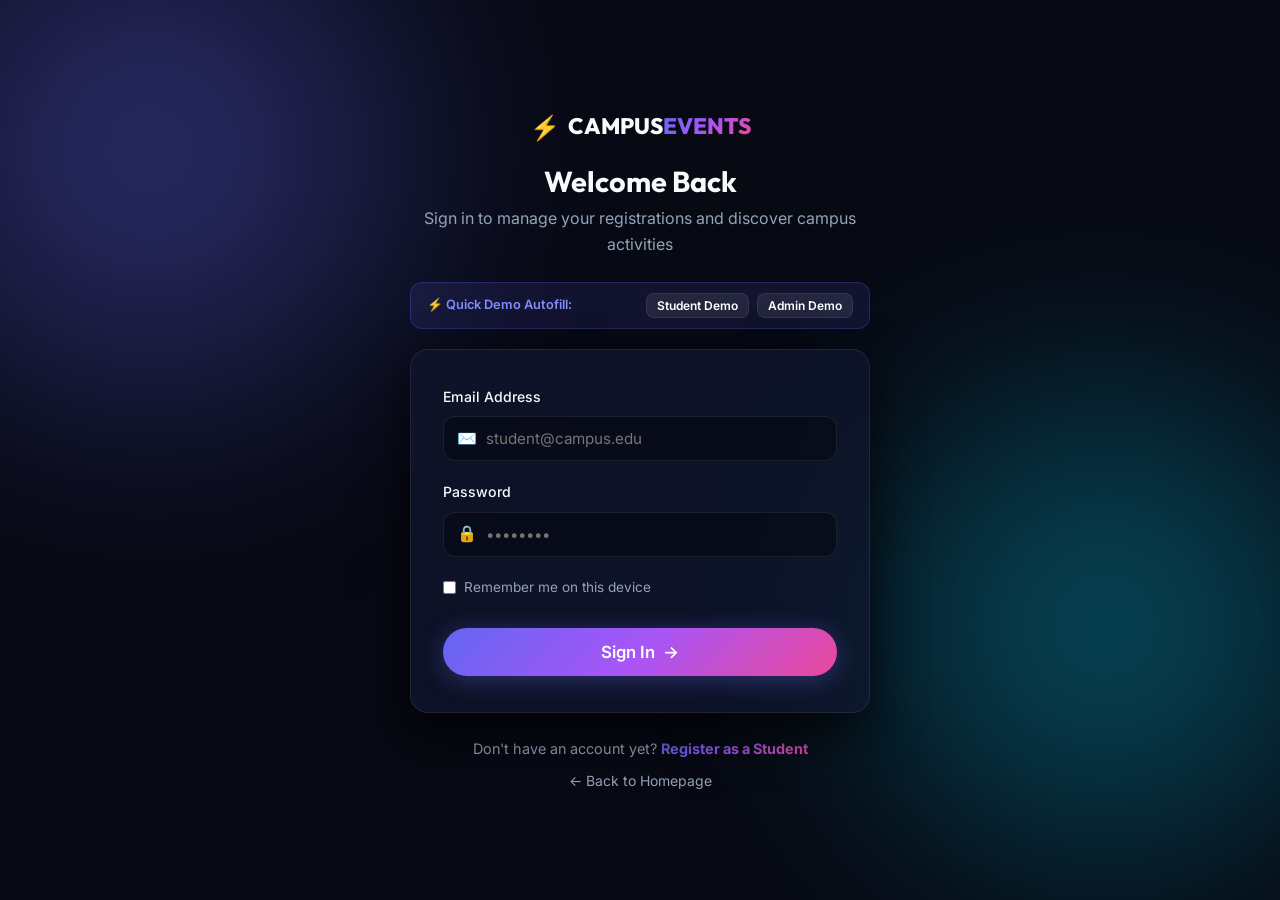
<file: frontend/admin/registrations.html>
<!DOCTYPE html>
<html lang="en">
<head>
  <meta charset="UTF-8">
  <meta name="viewport" content="width=device-width, initial-scale=1.0">
  <title>Manage Registrations — Admin Portal</title>
  <link rel="stylesheet" href="../css/global.css">
  <link rel="stylesheet" href="../css/animations.css">
  <link rel="stylesheet" href="../css/admin.css">
</head>
<body class="theme-dark admin-body">

  <div class="blob-bg blob-purple"></div>
  <div class="blob-bg blob-cyan"></div>

  <div class="admin-wrapper">
    <!-- Sidebar -->
    <aside class="admin-sidebar glass-card">
      <div class="sidebar-brand">
        <span class="brand-icon">⚡</span>
        <span class="brand-title">CAMPUS<span class="text-gradient">ADMIN</span></span>
      </div>

      <nav class="sidebar-nav">
        <a href="index.html" class="sidebar-link">
          <span class="nav-icon">📊</span>
          <span>Dashboard</span>
        </a>
        <a href="events.html" class="sidebar-link">
          <span class="nav-icon">📅</span>
          <span>Manage Events</span>
        </a>
        <a href="registrations.html" class="sidebar-link active">
          <span class="nav-icon">🎟️</span>
          <span>Registrations</span>
        </a>
        <a href="users.html" class="sidebar-link">
          <span class="nav-icon">👥</span>
          <span>Students & Users</span>
        </a>
        <a href="export.html" class="sidebar-link">
          <span class="nav-icon">📥</span>
          <span>Export Data</span>
        </a>
      </nav>

      <div class="sidebar-footer">
        <a href="../events.html" class="sidebar-link text-muted">
          <span class="nav-icon">🌐</span>
          <span>View Public Site</span>
        </a>
        <button class="btn btn-outline-danger btn-block btn-sm" style="margin-top: 10px;" onclick="Auth.logout()">
          Logout
        </button>
      </div>
    </aside>

    <!-- Main Content -->
    <main class="admin-main">
      <header class="admin-topbar glass-card">
        <div>
          <h2 class="admin-page-title">Student Registrations Roster</h2>
          <p class="text-muted text-sm">Filter, search, review attendee passes, and manage event enrollment</p>
        </div>
        <a href="export.html" class="btn btn-outline btn-sm">📥 Export CSV</a>
      </header>

      <!-- Advanced Filter Bar -->
      <div class="admin-card glass-card" style="margin-bottom: 20px; padding: 18px 24px;">
        <div class="admin-filters-flex">
          <div class="filter-field-box">
            <label for="reg-search" class="control-label">Search Student:</label>
            <input type="text" id="reg-search" class="form-input-sm" placeholder="Search by name or email...">
          </div>

          <div class="filter-field-box">
            <label for="reg-event-filter" class="control-label">Event:</label>
            <select id="reg-event-filter" class="form-select-sm">
              <option value="">All Events</option>
            </select>
          </div>

          <div class="filter-field-box">
            <label for="reg-dept-filter" class="control-label">Department:</label>
            <select id="reg-dept-filter" class="form-select-sm">
              <option value="">All Departments</option>
              <option value="Computer Science">Computer Science</option>
              <option value="Information Technology">Information Technology</option>
              <option value="Electrical Engineering">Electrical Engineering</option>
              <option value="Mechanical Engineering">Mechanical Engineering</option>
              <option value="Civil Engineering">Civil Engineering</option>
              <option value="Business Administration">Business Administration</option>
              <option value="Biotechnology">Biotechnology</option>
            </select>
          </div>
        </div>
      </div>

      <!-- Registrations Master Table -->
      <div class="admin-card glass-card">
        <div class="table-responsive">
          <table class="admin-table">
            <thead>
              <tr>
                <th>Student Name</th>
                <th>Student Email</th>
                <th>Department & Year</th>
                <th>Event Enrolled</th>
                <th>Registered Date</th>
                <th>Status</th>
                <th>Action</th>
              </tr>
            </thead>
            <tbody id="admin-registrations-tbody">
              <tr><td colspan="7" class="text-center text-muted">Loading registrations...</td></tr>
            </tbody>
          </table>
        </div>
      </div>
    </main>
  </div>

  <script src="../js/api.js"></script>
  <script src="../js/admin.js"></script>
</body>
</html>
</file>
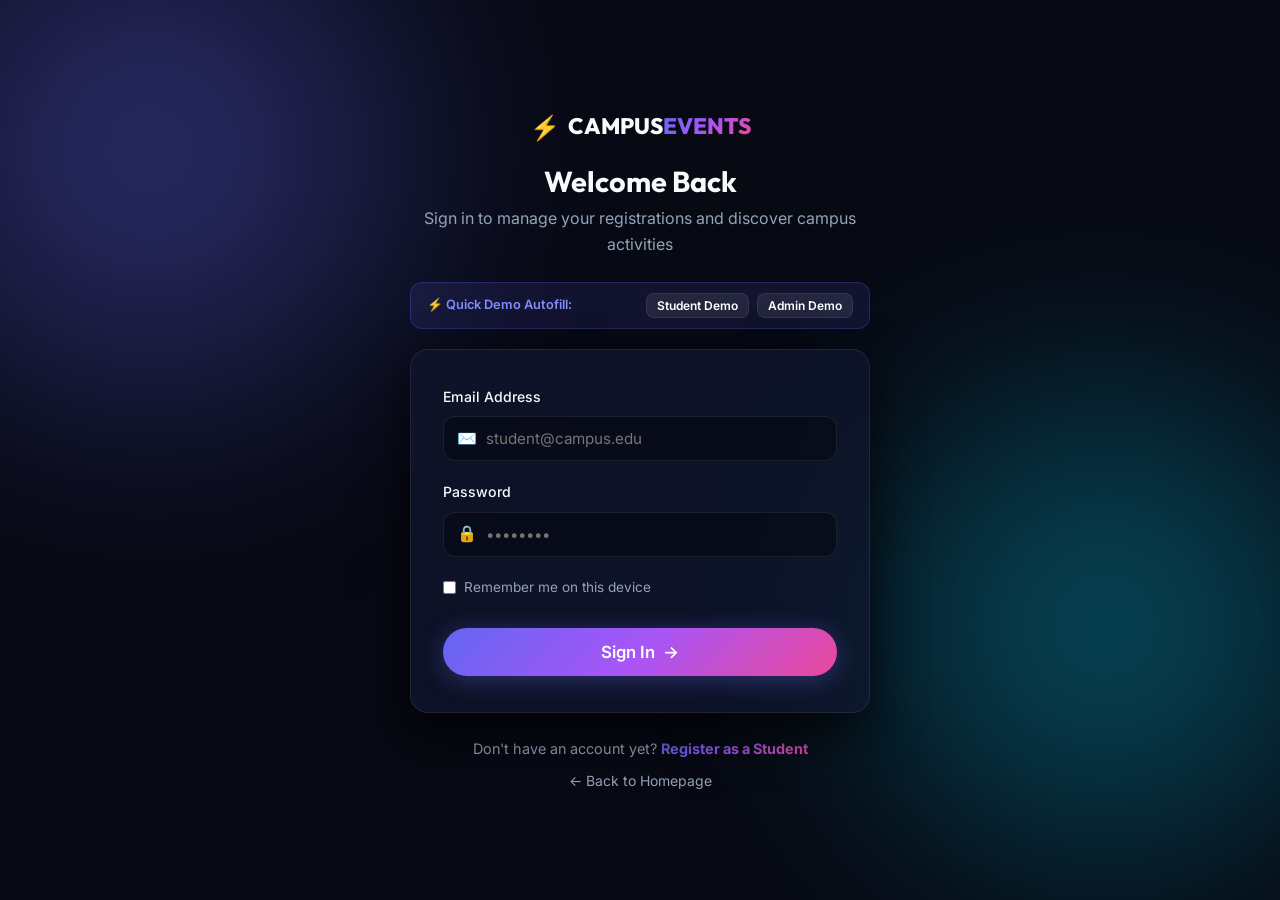
<file: frontend/admin/users.html>
<!DOCTYPE html>
<html lang="en">
<head>
  <meta charset="UTF-8">
  <meta name="viewport" content="width=device-width, initial-scale=1.0">
  <title>Manage Users — Admin Portal</title>
  <link rel="stylesheet" href="../css/global.css">
  <link rel="stylesheet" href="../css/animations.css">
  <link rel="stylesheet" href="../css/admin.css">
</head>
<body class="theme-dark admin-body">

  <div class="blob-bg blob-purple"></div>
  <div class="blob-bg blob-cyan"></div>

  <div class="admin-wrapper">
    <!-- Sidebar -->
    <aside class="admin-sidebar glass-card">
      <div class="sidebar-brand">
        <span class="brand-icon">⚡</span>
        <span class="brand-title">CAMPUS<span class="text-gradient">ADMIN</span></span>
      </div>

      <nav class="sidebar-nav">
        <a href="index.html" class="sidebar-link">
          <span class="nav-icon">📊</span>
          <span>Dashboard</span>
        </a>
        <a href="events.html" class="sidebar-link">
          <span class="nav-icon">📅</span>
          <span>Manage Events</span>
        </a>
        <a href="registrations.html" class="sidebar-link">
          <span class="nav-icon">🎟️</span>
          <span>Registrations</span>
        </a>
        <a href="users.html" class="sidebar-link active">
          <span class="nav-icon">👥</span>
          <span>Students & Users</span>
        </a>
        <a href="export.html" class="sidebar-link">
          <span class="nav-icon">📥</span>
          <span>Export Data</span>
        </a>
      </nav>

      <div class="sidebar-footer">
        <a href="../events.html" class="sidebar-link text-muted">
          <span class="nav-icon">🌐</span>
          <span>View Public Site</span>
        </a>
        <button class="btn btn-outline-danger btn-block btn-sm" style="margin-top: 10px;" onclick="Auth.logout()">
          Logout
        </button>
      </div>
    </aside>

    <!-- Main Content -->
    <main class="admin-main">
      <header class="admin-topbar glass-card">
        <div>
          <h2 class="admin-page-title">Students & Accounts Directory</h2>
          <p class="text-muted text-sm">View registered student accounts, departments, and user roles</p>
        </div>
      </header>

      <!-- Search Bar -->
      <div class="admin-card glass-card" style="margin-bottom: 20px; padding: 16px 20px;">
        <div class="search-input-box" style="max-width: 400px;">
          <span class="search-icon">🔍</span>
          <input type="text" id="user-search" class="search-field" placeholder="Search students by name, email, or department...">
        </div>
      </div>

      <!-- Users Master Table -->
      <div class="admin-card glass-card">
        <div class="table-responsive">
          <table class="admin-table">
            <thead>
              <tr>
                <th>Student / User Name</th>
                <th>Email Address</th>
                <th>Department</th>
                <th>Academic Year</th>
                <th>Role</th>
                <th>Action</th>
              </tr>
            </thead>
            <tbody id="admin-users-tbody">
              <tr><td colspan="6" class="text-center text-muted">Loading students...</td></tr>
            </tbody>
          </table>
        </div>
      </div>
    </main>
  </div>

  <script src="../js/api.js"></script>
  <script src="../js/admin.js"></script>
</body>
</html>
</file>
<file: frontend/css/global.css>
/* ============================================================
   global.css — Master Design System & Tokens
   Campus Event Registration System
   ============================================================ */

@import url('https://fonts.googleapis.com/css2?family=Inter:wght@300;400;500;600;700;800;900&family=Outfit:wght@400;500;600;700;800;900&family=JetBrains+Mono:wght@400;500;600&display=swap');

:root {
  /* Color Palette */
  --bg-dark: #070913;
  --bg-surface: #0e1326;
  --bg-surface-elevated: #151c36;
  --bg-card: rgba(18, 24, 48, 0.7);
  --bg-card-hover: rgba(26, 35, 68, 0.85);

  --primary: #6366f1;
  --primary-hover: #4f46e5;
  --primary-light: #818cf8;
  --primary-glow: rgba(99, 102, 241, 0.35);

  --secondary: #06b6d4;
  --secondary-glow: rgba(6, 182, 212, 0.3);

  --accent-pink: #ec4899;
  --accent-purple: #a855f7;
  --accent-emerald: #10b981;
  --accent-amber: #f59e0b;
  --accent-red: #ef4444;

  --text-main: #f8fafc;
  --text-muted: #94a3b8;
  --text-dim: #64748b;

  --border-subtle: rgba(255, 255, 255, 0.08);
  --border-glow: rgba(99, 102, 241, 0.4);
  --border-hover: rgba(255, 255, 255, 0.18);

  /* Gradients */
  --grad-primary: linear-gradient(135deg, #6366f1 0%, #a855f7 50%, #ec4899 100%);
  --grad-secondary: linear-gradient(135deg, #06b6d4 0%, #3b82f6 100%);
  --grad-surface: linear-gradient(180deg, rgba(255, 255, 255, 0.05) 0%, rgba(255, 255, 255, 0) 100%);

  /* Radii */
  --radius-sm: 8px;
  --radius-md: 12px;
  --radius-lg: 18px;
  --radius-xl: 24px;
  --radius-full: 9999px;

  /* Fonts */
  --font-body: 'Inter', -apple-system, BlinkMacSystemFont, sans-serif;
  --font-heading: 'Outfit', sans-serif;
  --font-mono: 'JetBrains Mono', monospace;

  /* Shadows */
  --shadow-sm: 0 2px 8px rgba(0, 0, 0, 0.4);
  --shadow-md: 0 8px 30px rgba(0, 0, 0, 0.5);
  --shadow-lg: 0 20px 50px rgba(0, 0, 0, 0.7);
  --shadow-glow: 0 0 25px var(--primary-glow);
}

/* ── Reset ──────────────────────────────────────────────────── */
*, *::before, *::after {
  box-sizing: border-box;
  margin: 0;
  padding: 0;
}

html {
  font-size: 16px;
  scroll-behavior: smooth;
}

body {
  font-family: var(--font-body);
  background-color: var(--bg-dark);
  color: var(--text-main);
  line-height: 1.6;
  min-height: 100vh;
  overflow-x: hidden;
  position: relative;
}

a {
  color: inherit;
  text-decoration: none;
  transition: all 0.2s ease;
}

button, input, select, textarea {
  font-family: inherit;
  color: inherit;
}

/* ── Glowing Blobs ──────────────────────────────────────────── */
.blob-bg {
  position: fixed;
  border-radius: 50%;
  filter: blur(120px);
  z-index: -1;
  pointer-events: none;
  opacity: 0.35;
}
.blob-purple {
  width: 500px;
  height: 500px;
  background: #6366f1;
  top: -100px;
  left: -100px;
}
.blob-cyan {
  width: 450px;
  height: 450px;
  background: #06b6d4;
  bottom: 50px;
  right: -50px;
}

/* ── Typography ─────────────────────────────────────────────── */
h1, h2, h3, h4, h5, h6 {
  font-family: var(--font-heading);
  color: var(--text-main);
  font-weight: 700;
  line-height: 1.25;
}

.text-gradient {
  background: var(--grad-primary);
  -webkit-background-clip: text;
  -webkit-text-fill-color: transparent;
  background-clip: text;
}

.text-muted { color: var(--text-muted); }
.text-dim { color: var(--text-dim); }
.text-primary { color: var(--primary-light); }
.text-danger { color: var(--accent-red); }
.text-center { text-align: center; }
.font-bold { font-weight: 700; }
.font-mono { font-family: var(--font-mono); }
.text-xs { font-size: 0.75rem; }
.text-sm { font-size: 0.875rem; }

/* ── Layout & Containers ────────────────────────────────────── */
.container {
  width: 100%;
  max-width: 1200px;
  margin: 0 auto;
  padding: 0 24px;
}

.section-padded {
  padding: 80px 0;
}

.bg-subtle {
  background: rgba(14, 19, 38, 0.5);
  border-top: 1px solid var(--border-subtle);
  border-bottom: 1px solid var(--border-subtle);
}

.glass-card {
  background: var(--bg-card);
  backdrop-filter: blur(16px);
  -webkit-backdrop-filter: blur(16px);
  border: 1px solid var(--border-subtle);
  border-radius: var(--radius-lg);
  box-shadow: var(--shadow-md);
  transition: all 0.3s cubic-bezier(0.4, 0, 0.2, 1);
}

.glass-card:hover {
  border-color: var(--border-hover);
}

/* ── Navigation Bar ─────────────────────────────────────────── */
.navbar-glass {
  position: sticky;
  top: 0;
  left: 0;
  right: 0;
  z-index: 1000;
  background: rgba(7, 9, 19, 0.85);
  backdrop-filter: blur(20px);
  -webkit-backdrop-filter: blur(20px);
  border-bottom: 1px solid var(--border-subtle);
}

.nav-container {
  display: flex;
  align-items: center;
  justify-content: space-between;
  height: 72px;
  max-width: 1200px;
  margin: 0 auto;
  padding: 0 24px;
}

.nav-brand {
  display: flex;
  align-items: center;
  gap: 10px;
  font-family: var(--font-heading);
  font-size: 1.35rem;
  font-weight: 800;
  letter-spacing: -0.02em;
}

.brand-icon {
  font-size: 1.5rem;
}

.nav-links {
  display: flex;
  align-items: center;
  gap: 32px;
}

.nav-link {
  font-size: 0.95rem;
  font-weight: 500;
  color: var(--text-muted);
  position: relative;
  padding: 6px 0;
}

.nav-link:hover, .nav-link.active {
  color: var(--text-main);
}

.nav-link.active::after {
  content: '';
  position: absolute;
  bottom: 0;
  left: 0;
  right: 0;
  height: 2px;
  background: var(--primary);
  border-radius: 2px;
}

.nav-auth {
  display: flex;
  align-items: center;
  gap: 12px;
}

.user-profile-menu {
  display: flex;
  align-items: center;
  gap: 12px;
}

.user-avatar-initial {
  width: 28px;
  height: 28px;
  background: var(--grad-primary);
  color: #fff;
  border-radius: 50%;
  display: inline-flex;
  align-items: center;
  justify-content: center;
  font-weight: 700;
  font-size: 0.8rem;
  margin-right: 6px;
}

/* ── Buttons ─────────────────────────────────────────────────── */
.btn {
  display: inline-flex;
  align-items: center;
  justify-content: center;
  gap: 8px;
  padding: 10px 22px;
  border-radius: var(--radius-full);
  font-size: 0.92rem;
  font-weight: 600;
  cursor: pointer;
  border: none;
  outline: none;
  transition: all 0.25s ease;
  white-space: nowrap;
}

.btn-primary {
  background: var(--grad-primary);
  color: #ffffff;
  box-shadow: 0 4px 15px var(--primary-glow);
}

.btn-primary:hover {
  box-shadow: 0 6px 25px rgba(99, 102, 241, 0.55);
  transform: translateY(-2px);
}

.btn-outline {
  background: rgba(255, 255, 255, 0.05);
  border: 1px solid var(--border-subtle);
  color: var(--text-main);
}

.btn-outline:hover {
  background: rgba(255, 255, 255, 0.1);
  border-color: var(--primary);
  color: #ffffff;
  transform: translateY(-2px);
}

.btn-outline-danger {
  background: rgba(239, 68, 68, 0.1);
  border: 1px solid rgba(239, 68, 68, 0.3);
  color: #f87171;
}

.btn-outline-danger:hover {
  background: rgba(239, 68, 68, 0.2);
  border-color: #ef4444;
}

.btn-success {
  background: rgba(16, 185, 129, 0.2);
  border: 1px solid rgba(16, 185, 129, 0.4);
  color: #34d399;
}

.btn-disabled {
  background: rgba(255, 255, 255, 0.05);
  color: var(--text-dim);
  cursor: not-allowed;
  border: 1px solid transparent;
}

.btn-sm { padding: 7px 16px; font-size: 0.85rem; }
.btn-xs { padding: 5px 12px; font-size: 0.78rem; border-radius: var(--radius-sm); }
.btn-lg { padding: 14px 32px; font-size: 1.05rem; }
.btn-block { width: 100%; }

.shadow-glow {
  box-shadow: 0 4px 25px var(--primary-glow);
}

/* ── Badges & Status ────────────────────────────────────────── */
.badge {
  display: inline-flex;
  align-items: center;
  padding: 4px 12px;
  border-radius: var(--radius-full);
  font-size: 0.75rem;
  font-weight: 600;
  text-transform: uppercase;
  letter-spacing: 0.04em;
}

.badge-tech     { background: rgba(99, 102, 241, 0.15); color: #818cf8; border: 1px solid rgba(99, 102, 241, 0.3); }
.badge-cultural { background: rgba(236, 72, 153, 0.15); color: #f472b6; border: 1px solid rgba(236, 72, 153, 0.3); }
.badge-sports   { background: rgba(16, 185, 129, 0.15); color: #34d399; border: 1px solid rgba(16, 185, 129, 0.3); }
.badge-workshop { background: rgba(245, 158, 11, 0.15); color: #fbbf24; border: 1px solid rgba(245, 158, 11, 0.3); }
.badge-seminar  { background: rgba(6, 182, 212, 0.15); color: #38bdf8; border: 1px solid rgba(6, 182, 212, 0.3); }
.badge-primary  { background: rgba(99, 102, 241, 0.2); color: #a5b4fc; border: 1px solid rgba(99, 102, 241, 0.3); }
.badge-neutral  { background: rgba(255, 255, 255, 0.08); color: var(--text-muted); }
.badge-xs       { padding: 2px 8px; font-size: 0.68rem; }

.status-badge {
  display: inline-flex;
  align-items: center;
  padding: 4px 10px;
  border-radius: var(--radius-full);
  font-size: 0.72rem;
  font-weight: 600;
  text-transform: capitalize;
}

.status-badge-open      { background: rgba(16, 185, 129, 0.15); color: #34d399; border: 1px solid rgba(16, 185, 129, 0.3); }
.status-badge-upcoming  { background: rgba(59, 130, 246, 0.15); color: #60a5fa; border: 1px solid rgba(59, 130, 246, 0.3); }
.status-badge-full      { background: rgba(239, 68, 68, 0.15); color: #f87171; border: 1px solid rgba(239, 68, 68, 0.3); }
.status-badge-completed { background: rgba(148, 163, 184, 0.15); color: #cbd5e1; border: 1px solid rgba(148, 163, 184, 0.3); }
.status-badge-cancelled { background: rgba(239, 68, 68, 0.15); color: #f87171; border: 1px solid rgba(239, 68, 68, 0.3); }

/* ── Progress Bars ──────────────────────────────────────────── */
.progress-bar {
  width: 100%;
  height: 7px;
  background: rgba(255, 255, 255, 0.08);
  border-radius: var(--radius-full);
  overflow: hidden;
  position: relative;
}

.progress-fill {
  height: 100%;
  background: var(--grad-primary);
  border-radius: var(--radius-full);
  transition: width 0.5s ease;
}

.progress-fill.progress-danger {
  background: linear-gradient(135deg, #f59e0b, #ef4444);
}

/* ── Forms & Inputs ─────────────────────────────────────────── */
.form-group {
  margin-bottom: 20px;
}

.form-label {
  display: block;
  font-size: 0.88rem;
  font-weight: 500;
  color: var(--text-main);
  margin-bottom: 8px;
}

.form-input, .form-select, .form-textarea {
  width: 100%;
  background: rgba(7, 9, 19, 0.6);
  border: 1px solid var(--border-subtle);
  border-radius: var(--radius-md);
  padding: 12px 16px;
  color: var(--text-main);
  font-size: 0.95rem;
  transition: all 0.2s ease;
  outline: none;
}

.form-input:focus, .form-select:focus, .form-textarea:focus {
  border-color: var(--primary);
  box-shadow: 0 0 0 3px var(--primary-glow);
  background: rgba(14, 19, 38, 0.8);
}

.form-select option {
  background-color: var(--bg-surface-elevated);
  color: var(--text-main);
}

.form-select-sm, .form-input-sm {
  background: rgba(7, 9, 19, 0.6);
  border: 1px solid var(--border-subtle);
  border-radius: var(--radius-sm);
  padding: 8px 12px;
  font-size: 0.85rem;
  color: var(--text-main);
  outline: none;
}

.form-select-sm:focus, .form-input-sm:focus {
  border-color: var(--primary);
}

.input-icon-wrapper {
  position: relative;
  display: flex;
  align-items: center;
}

.input-icon {
  position: absolute;
  left: 14px;
  font-size: 1rem;
  color: var(--text-dim);
  pointer-events: none;
}

.input-icon-wrapper .form-input {
  padding-left: 42px;
}

.form-grid-2 {
  display: grid;
  grid-template-columns: 1fr 1fr;
  gap: 16px;
}

.form-grid-3 {
  display: grid;
  grid-template-columns: 1fr 1fr 1fr;
  gap: 16px;
}

/* ── Hero Section (Home) ────────────────────────────────────── */
.hero-section {
  padding: 90px 0 60px 0;
  text-align: center;
  position: relative;
}

.hero-container {
  display: flex;
  flex-direction: column;
  align-items: center;
  max-width: 900px;
}

.hero-badge {
  display: inline-flex;
  align-items: center;
  gap: 8px;
  background: rgba(99, 102, 241, 0.12);
  border: 1px solid rgba(99, 102, 241, 0.3);
  padding: 6px 16px;
  border-radius: var(--radius-full);
  font-size: 0.85rem;
  font-weight: 500;
  color: var(--primary-light);
  margin-bottom: 24px;
}

.pulse-dot {
  width: 8px;
  height: 8px;
  background: var(--primary-light);
  border-radius: 50%;
  box-shadow: 0 0 10px var(--primary-light);
  animation: pulse 2s infinite;
}

.hero-main-title {
  font-size: 3.2rem;
  font-weight: 800;
  letter-spacing: -0.03em;
  margin-bottom: 20px;
  line-height: 1.15;
}

.hero-desc {
  font-size: 1.15rem;
  color: var(--text-muted);
  max-width: 680px;
  margin-bottom: 36px;
}

.hero-cta-group {
  display: flex;
  align-items: center;
  gap: 16px;
  margin-bottom: 60px;
}

.hero-stats-strip {
  display: flex;
  align-items: center;
  justify-content: center;
  gap: 36px;
  background: rgba(18, 24, 48, 0.6);
  border: 1px solid var(--border-subtle);
  border-radius: var(--radius-xl);
  padding: 20px 40px;
  backdrop-filter: blur(16px);
}

.stat-strip-item {
  display: flex;
  flex-direction: column;
  align-items: center;
}

.stat-number {
  font-family: var(--font-heading);
  font-size: 2rem;
  font-weight: 800;
}

.stat-label {
  font-size: 0.8rem;
  color: var(--text-muted);
  text-transform: uppercase;
  letter-spacing: 0.04em;
}

.stat-strip-divider {
  width: 1px;
  height: 40px;
  background: var(--border-subtle);
}

/* ── Section Headers ────────────────────────────────────────── */
.section-header {
  margin-bottom: 48px;
}

.section-header-flex {
  display: flex;
  align-items: flex-end;
  justify-content: space-between;
  margin-bottom: 36px;
}

.section-eyebrow {
  font-size: 0.8rem;
  font-weight: 700;
  color: var(--primary-light);
  letter-spacing: 0.1em;
  text-transform: uppercase;
  display: block;
  margin-bottom: 8px;
}

.section-title {
  font-size: 2.2rem;
  letter-spacing: -0.02em;
}

.section-subtitle {
  color: var(--text-muted);
  font-size: 1.05rem;
  margin-top: 8px;
}

/* ── Category Cards ─────────────────────────────────────────── */
.category-grid {
  display: grid;
  grid-template-columns: repeat(4, 1fr);
  gap: 24px;
}

.category-card {
  background: var(--bg-card);
  border: 1px solid var(--border-subtle);
  border-radius: var(--radius-lg);
  padding: 30px 24px;
  display: flex;
  flex-direction: column;
  transition: all 0.3s ease;
}

.category-card:hover {
  transform: translateY(-6px);
  border-color: var(--border-glow);
  box-shadow: var(--shadow-lg);
}

.cat-icon-wrapper {
  width: 52px;
  height: 52px;
  border-radius: var(--radius-md);
  display: flex;
  align-items: center;
  justify-content: center;
  font-size: 1.6rem;
  margin-bottom: 20px;
}

.cat-tech   { background: rgba(99, 102, 241, 0.15); border: 1px solid rgba(99, 102, 241, 0.3); }
.cat-cult   { background: rgba(236, 72, 153, 0.15); border: 1px solid rgba(236, 72, 153, 0.3); }
.cat-sports { background: rgba(16, 185, 129, 0.15); border: 1px solid rgba(16, 185, 129, 0.3); }
.cat-work   { background: rgba(245, 158, 11, 0.15); border: 1px solid rgba(245, 158, 11, 0.3); }

.category-card h3 {
  font-size: 1.2rem;
  margin-bottom: 10px;
}

.category-card p {
  font-size: 0.9rem;
  color: var(--text-muted);
  flex-grow: 1;
  margin-bottom: 20px;
}

.cat-link {
  font-size: 0.88rem;
  font-weight: 600;
  color: var(--primary-light);
}

/* ── Workflow Steps ─────────────────────────────────────────── */
.workflow-steps-grid {
  display: grid;
  grid-template-columns: repeat(3, 1fr);
  gap: 30px;
}

.step-card {
  background: var(--bg-card);
  border: 1px solid var(--border-subtle);
  border-radius: var(--radius-lg);
  padding: 36px 28px;
  position: relative;
}

.step-badge {
  font-family: var(--font-heading);
  font-size: 2.2rem;
  font-weight: 900;
  color: rgba(99, 102, 241, 0.25);
  margin-bottom: 16px;
}

.step-card h3 {
  font-size: 1.3rem;
  margin-bottom: 12px;
}

.step-card p {
  color: var(--text-muted);
  font-size: 0.95rem;
}

/* ── Footer ─────────────────────────────────────────────────── */
.footer-dark {
  background: #04060d;
  border-top: 1px solid var(--border-subtle);
  padding: 60px 0 30px 0;
  margin-top: 60px;
}

.footer-content {
  display: flex;
  justify-content: space-between;
  margin-bottom: 40px;
}

.footer-brand .brand-title {
  font-size: 1.25rem;
}

.footer-links-group {
  display: flex;
  flex-direction: column;
  gap: 10px;
}

.footer-links-group h4 {
  font-size: 0.95rem;
  color: var(--text-main);
  margin-bottom: 6px;
}

.footer-links-group a {
  font-size: 0.88rem;
  color: var(--text-muted);
}

.footer-links-group a:hover {
  color: var(--primary-light);
}

.footer-bottom {
  border-top: 1px solid var(--border-subtle);
  padding-top: 24px;
  font-size: 0.85rem;
}

/* ── Toast Notifications ─────────────────────────────────────── */
.toast-container {
  position: fixed;
  bottom: 24px;
  right: 24px;
  z-index: 9999;
  display: flex;
  flex-direction: column;
  gap: 12px;
  max-width: 380px;
}

.toast {
  display: flex;
  align-items: center;
  gap: 12px;
  padding: 14px 18px;
  border-radius: var(--radius-md);
  background: var(--bg-surface-elevated);
  border: 1px solid var(--border-subtle);
  color: #fff;
  box-shadow: var(--shadow-lg);
  font-size: 0.9rem;
}

.toast-success { border-left: 4px solid var(--accent-emerald); }
.toast-error   { border-left: 4px solid var(--accent-red); }
.toast-warning { border-left: 4px solid var(--accent-amber); }
.toast-info    { border-left: 4px solid var(--secondary); }

.toast-icon { font-size: 1.1rem; font-weight: bold; }
.toast-message { flex-grow: 1; }
.toast-close {
  background: none;
  border: none;
  color: var(--text-muted);
  cursor: pointer;
  font-size: 1.2rem;
}

/* ── Spinner ─────────────────────────────────────────────────── */
.spinner-sm {
  width: 16px;
  height: 16px;
  border: 2px solid rgba(255, 255, 255, 0.3);
  border-top-color: #fff;
  border-radius: 50%;
  display: inline-block;
  animation: spin 0.8s linear infinite;
  vertical-align: middle;
}

@keyframes spin {
  to { transform: rotate(360deg); }
}

@keyframes pulse {
  0%, 100% { opacity: 1; transform: scale(1); }
  50% { opacity: 0.4; transform: scale(0.9); }
}

/* ── Responsive ─────────────────────────────────────────────── */
@media (max-width: 992px) {
  .category-grid { grid-template-columns: repeat(2, 1fr); }
  .workflow-steps-grid { grid-template-columns: 1fr; }
  .hero-main-title { font-size: 2.5rem; }
  .hero-stats-strip { flex-direction: column; gap: 16px; }
  .stat-strip-divider { width: 100%; height: 1px; }
}

@media (max-width: 768px) {
  .nav-links { display: none; }
  .category-grid { grid-template-columns: 1fr; }
  .form-grid-2, .form-grid-3 { grid-template-columns: 1fr; }
  .footer-content { flex-direction: column; gap: 30px; }
}
</file>
<file: frontend/css/animations.css>
/* ============================================================
   animations.css — All keyframes, transitions, motion effects
   ============================================================ */

/* ── Keyframes ──────────────────────────────────────────────── */

@keyframes spin {
  to { transform: rotate(360deg); }
}

@keyframes shimmer {
  0%   { background-position: -200% 0; }
  100% { background-position:  200% 0; }
}

@keyframes fadeIn {
  from { opacity: 0; }
  to   { opacity: 1; }
}

@keyframes fadeInUp {
  from { opacity: 0; transform: translateY(30px); }
  to   { opacity: 1; transform: translateY(0); }
}

@keyframes fadeInDown {
  from { opacity: 0; transform: translateY(-20px); }
  to   { opacity: 1; transform: translateY(0); }
}

@keyframes slideInRight {
  from { opacity: 0; transform: translateX(40px); }
  to   { opacity: 1; transform: translateX(0); }
}

@keyframes slideInLeft {
  from { opacity: 0; transform: translateX(-40px); }
  to   { opacity: 1; transform: translateX(0); }
}

@keyframes scaleIn {
  from { opacity: 0; transform: scale(0.85); }
  to   { opacity: 1; transform: scale(1); }
}

@keyframes float {
  0%, 100% { transform: translateY(0px) rotate(0deg); }
  33%       { transform: translateY(-18px) rotate(2deg); }
  66%       { transform: translateY(-8px) rotate(-2deg); }
}

@keyframes floatSlow {
  0%, 100% { transform: translateY(0px); }
  50%       { transform: translateY(-12px); }
}

@keyframes blobPulse {
  0%, 100% { border-radius: 60% 40% 30% 70% / 60% 30% 70% 40%; transform: scale(1); }
  33%       { border-radius: 30% 60% 70% 40% / 50% 60% 30% 60%; transform: scale(1.05); }
  66%       { border-radius: 20% 60% 30% 80% / 40% 60% 70% 30%; transform: scale(0.97); }
}

@keyframes gradientShift {
  0%   { background-position: 0%   50%; }
  50%  { background-position: 100% 50%; }
  100% { background-position: 0%   50%; }
}

@keyframes glowPulse {
  0%, 100% { box-shadow: 0 0 20px rgba(108,99,255,0.3); }
  50%       { box-shadow: 0 0 40px rgba(108,99,255,0.6), 0 0 80px rgba(108,99,255,0.2); }
}

@keyframes counterUp {
  from { opacity: 0; transform: translateY(10px); }
  to   { opacity: 1; transform: translateY(0); }
}

@keyframes particleFloat {
  0%   { transform: translateY(0) translateX(0) scale(1); opacity: 0.6; }
  25%  { transform: translateY(-30px) translateX(15px) scale(1.1); }
  50%  { transform: translateY(-60px) translateX(-10px) scale(0.9); opacity: 0.3; }
  75%  { transform: translateY(-40px) translateX(20px) scale(1.05); }
  100% { transform: translateY(-80px) translateX(0) scale(1); opacity: 0; }
}

@keyframes ringExpand {
  0%   { transform: scale(0.8); opacity: 1; }
  100% { transform: scale(2.5); opacity: 0; }
}

@keyframes borderGlow {
  0%, 100% { border-color: rgba(108,99,255,0.3); }
  50%       { border-color: rgba(108,99,255,0.8); }
}

@keyframes typewriter {
  from { width: 0; }
  to   { width: 100%; }
}

@keyframes blinkCursor {
  0%, 100% { border-right-color: var(--clr-primary); }
  50%       { border-right-color: transparent; }
}

@keyframes rotateOrbit {
  from { transform: rotate(0deg) translateX(120px) rotate(0deg); }
  to   { transform: rotate(360deg) translateX(120px) rotate(-360deg); }
}

/* ── Animation Utility Classes ──────────────────────────────── */
.animate-fadeIn    { animation: fadeIn    0.5s ease forwards; }
.animate-fadeInUp  { animation: fadeInUp  0.6s cubic-bezier(0.34,1.2,0.64,1) forwards; }
.animate-fadeInDown{ animation: fadeInDown 0.5s ease forwards; }
.animate-scaleIn   { animation: scaleIn   0.4s cubic-bezier(0.34,1.56,0.64,1) forwards; }
.animate-slideRight{ animation: slideInRight 0.5s cubic-bezier(0.34,1.2,0.64,1) forwards; }
.animate-float     { animation: float     4s ease-in-out infinite; }
.animate-floatSlow { animation: floatSlow 6s ease-in-out infinite; }
.animate-glowPulse { animation: glowPulse 2.5s ease-in-out infinite; }

/* Staggered animation delays */
.delay-100 { animation-delay: 0.1s; }
.delay-200 { animation-delay: 0.2s; }
.delay-300 { animation-delay: 0.3s; }
.delay-400 { animation-delay: 0.4s; }
.delay-500 { animation-delay: 0.5s; }
.delay-700 { animation-delay: 0.7s; }
.delay-900 { animation-delay: 0.9s; }

/* Start invisible for scroll-reveal */
.reveal {
  opacity: 0;
  transform: translateY(30px);
  transition: opacity 0.7s ease, transform 0.7s cubic-bezier(0.34,1.2,0.64,1);
}
.reveal.visible {
  opacity: 1;
  transform: translateY(0);
}

/* ── Background Blobs ────────────────────────────────────────── */
.bg-blobs {
  position: fixed;
  inset: 0;
  overflow: hidden;
  pointer-events: none;
  z-index: 0;
}

.blob {
  position: absolute;
  border-radius: 50%;
  filter: blur(80px);
  opacity: 0.12;
  animation: blobPulse 12s ease-in-out infinite;
}

.blob-1 {
  width: 600px; height: 600px;
  background: var(--clr-primary);
  top: -200px; right: -100px;
  animation-delay: 0s;
}

.blob-2 {
  width: 500px; height: 500px;
  background: var(--clr-secondary);
  bottom: -150px; left: -150px;
  animation-delay: -4s;
}

.blob-3 {
  width: 400px; height: 400px;
  background: #a855f7;
  top: 40%; left: 40%;
  animation-delay: -8s;
  opacity: 0.07;
}

/* ── Particle Canvas ─────────────────────────────────────────── */
#particle-canvas {
  position: fixed;
  inset: 0;
  pointer-events: none;
  z-index: 0;
  opacity: 0.4;
}

/* ── Hero Animations ─────────────────────────────────────────── */
.hero-title {
  animation: fadeInUp 0.9s cubic-bezier(0.34,1.2,0.64,1) forwards;
  opacity: 0;
}
.hero-subtitle {
  animation: fadeInUp 0.9s cubic-bezier(0.34,1.2,0.64,1) 0.2s forwards;
  opacity: 0;
}
.hero-actions {
  animation: fadeInUp 0.9s cubic-bezier(0.34,1.2,0.64,1) 0.4s forwards;
  opacity: 0;
}

/* ── 3D Card Tilt (applied via JS) ───────────────────────────── */
.tilt-card {
  transform-style: preserve-3d;
  transition: transform 0.15s ease;
}

/* ── Animated Gradient Text ──────────────────────────────────── */
.animated-gradient-text {
  background: linear-gradient(-45deg, #6c63ff, #a855f7, #00d4aa, #6c63ff);
  background-size: 300% 300%;
  -webkit-background-clip: text;
  -webkit-text-fill-color: transparent;
  background-clip: text;
  animation: gradientShift 4s ease infinite;
}

/* ── Glow Ring ───────────────────────────────────────────────── */
.glow-ring {
  position: relative;
}
.glow-ring::before {
  content: '';
  position: absolute;
  inset: -3px;
  border-radius: inherit;
  background: var(--grad-primary);
  z-index: -1;
  animation: glowPulse 2s ease-in-out infinite;
  border-radius: var(--radius-full);
}

/* ── Button Ripple ───────────────────────────────────────────── */
.ripple {
  position: absolute;
  border-radius: 50%;
  background: rgba(255,255,255,0.3);
  transform: scale(0);
  animation: rippleEffect 0.6s linear;
  pointer-events: none;
}
@keyframes rippleEffect {
  to { transform: scale(4); opacity: 0; }
}

/* ── Page Transition ─────────────────────────────────────────── */
.page-enter {
  animation: fadeInUp 0.5s ease forwards;
}

/* ── Notification Slide-out ──────────────────────────────────── */
.toast.removing {
  animation: slideInRight 0.3s ease reverse forwards;
}

/* ── Number Counter ──────────────────────────────────────────── */
.counter-value {
  display: inline-block;
  animation: counterUp 0.6s ease forwards;
}

/* ── Event Card Hover ────────────────────────────────────────── */
.event-card:hover .event-card-img {
  transform: scale(1.05);
}
.event-card-img {
  transition: transform 0.5s cubic-bezier(0.34,1.2,0.64,1);
}

/* ── Mouse Glow ──────────────────────────────────────────────── */
.mouse-glow {
  position: fixed;
  width: 400px;
  height: 400px;
  border-radius: 50%;
  background: radial-gradient(circle, rgba(108,99,255,0.08) 0%, transparent 70%);
  pointer-events: none;
  z-index: 1;
  transform: translate(-50%, -50%);
  transition: opacity 0.3s ease;
}
</file>
<file: frontend/css/events.css>
/* ============================================================
   events.css — Event Explorer, Cards, Filter Toolbar, Detail Page
   Campus Event Registration System
   ============================================================ */

/* ── Events Explorer Header ─────────────────────────────────── */
.events-header-section {
  padding: 40px 0 24px 0;
}

.page-title {
  font-size: 2.4rem;
  letter-spacing: -0.02em;
  margin-bottom: 8px;
}

.page-subtitle {
  color: var(--text-muted);
  font-size: 1.05rem;
  margin-bottom: 28px;
}

/* ── Explorer Toolbar ───────────────────────────────────────── */
.explorer-toolbar {
  padding: 24px 28px;
  display: flex;
  flex-direction: column;
  gap: 20px;
}

.search-input-box {
  position: relative;
  width: 100%;
  display: flex;
  align-items: center;
}

.search-input-box .search-icon {
  position: absolute;
  left: 16px;
  font-size: 1.1rem;
  color: var(--text-dim);
  pointer-events: none;
}

.search-field {
  width: 100%;
  background: rgba(7, 9, 19, 0.7);
  border: 1px solid var(--border-subtle);
  border-radius: var(--radius-md);
  padding: 14px 18px 14px 46px;
  font-size: 1rem;
  color: var(--text-main);
  outline: none;
  transition: all 0.2s ease;
}

.search-field:focus {
  border-color: var(--primary);
  box-shadow: 0 0 0 3px var(--primary-glow);
  background: rgba(14, 19, 38, 0.9);
}

/* ── Category Pills ─────────────────────────────────────────── */
.category-pills-row {
  display: flex;
  align-items: center;
  gap: 10px;
  flex-wrap: wrap;
}

.filter-pill {
  background: rgba(255, 255, 255, 0.05);
  border: 1px solid var(--border-subtle);
  color: var(--text-muted);
  padding: 8px 18px;
  border-radius: var(--radius-full);
  font-size: 0.88rem;
  font-weight: 500;
  cursor: pointer;
  transition: all 0.2s ease;
}

.filter-pill:hover {
  background: rgba(255, 255, 255, 0.1);
  color: var(--text-main);
  border-color: var(--border-hover);
}

.filter-pill.active {
  background: var(--primary);
  color: #ffffff;
  border-color: var(--primary-light);
  box-shadow: 0 2px 12px var(--primary-glow);
}

/* ── Toolbar Controls Row ───────────────────────────────────── */
.toolbar-controls-row {
  display: flex;
  align-items: center;
  justify-content: space-between;
  border-top: 1px solid var(--border-subtle);
  padding-top: 16px;
  flex-wrap: wrap;
  gap: 16px;
}

.control-item {
  display: flex;
  align-items: center;
  gap: 10px;
}

.control-label {
  font-size: 0.85rem;
  color: var(--text-muted);
  font-weight: 500;
}

.events-counter-badge {
  font-size: 0.88rem;
  font-weight: 600;
  color: var(--primary-light);
  margin-left: auto;
}

/* ── Events Grid Layout ─────────────────────────────────────── */
.events-grid-layout {
  display: grid;
  grid-template-columns: repeat(auto-fill, minmax(340px, 1fr));
  gap: 28px;
  margin-top: 24px;
}

/* ── Event Card ─────────────────────────────────────────────── */
.event-card {
  background: var(--bg-card);
  border: 1px solid var(--border-subtle);
  border-radius: var(--radius-lg);
  overflow: hidden;
  display: flex;
  flex-direction: column;
  transition: all 0.3s cubic-bezier(0.4, 0, 0.2, 1);
  box-shadow: var(--shadow-md);
  position: relative;
}

.event-card:hover {
  transform: translateY(-6px);
  border-color: var(--border-glow);
  box-shadow: 0 16px 40px rgba(0, 0, 0, 0.6), 0 0 25px var(--primary-glow);
}

.event-card-banner {
  position: relative;
  height: 200px;
  overflow: hidden;
  background: #0b0f1d;
}

.event-card-banner img {
  width: 100%;
  height: 100%;
  object-fit: cover;
  transition: transform 0.6s ease;
}

.event-card:hover .event-card-banner img {
  transform: scale(1.06);
}

.event-card-category {
  position: absolute;
  top: 14px;
  left: 14px;
  z-index: 2;
  font-size: 0.72rem;
  font-weight: 700;
  padding: 4px 12px;
  border-radius: var(--radius-full);
  text-transform: uppercase;
  letter-spacing: 0.05em;
  backdrop-filter: blur(10px);
}

.event-card-badge-registered {
  position: absolute;
  bottom: 14px;
  left: 14px;
  z-index: 2;
  background: rgba(16, 185, 129, 0.9);
  color: #fff;
  padding: 4px 10px;
  border-radius: var(--radius-sm);
  font-size: 0.75rem;
  font-weight: 700;
  box-shadow: 0 2px 8px rgba(0,0,0,0.3);
}

.event-card-status {
  position: absolute;
  top: 14px;
  right: 14px;
  z-index: 2;
  font-size: 0.72rem;
  font-weight: 700;
  padding: 4px 10px;
  border-radius: var(--radius-full);
  backdrop-filter: blur(10px);
}

.event-card-body {
  padding: 22px 20px;
  display: flex;
  flex-direction: column;
  flex-grow: 1;
}

.event-card-date {
  display: flex;
  align-items: center;
  gap: 8px;
  font-size: 0.85rem;
  color: var(--primary-light);
  font-weight: 600;
  margin-bottom: 8px;
}

.event-card-title {
  font-size: 1.25rem;
  margin-bottom: 8px;
  line-height: 1.3;
}

.event-card-venue {
  display: flex;
  align-items: center;
  gap: 6px;
  font-size: 0.88rem;
  color: var(--text-muted);
  margin-bottom: 18px;
}

.event-card-capacity-box {
  margin-top: auto;
  padding-top: 14px;
  border-top: 1px solid var(--border-subtle);
}

.capacity-info {
  display: flex;
  align-items: center;
  justify-content: space-between;
  font-size: 0.82rem;
  margin-bottom: 6px;
}

.capacity-label {
  font-weight: 600;
  color: var(--text-main);
}

.capacity-total {
  color: var(--text-muted);
  font-family: var(--font-mono);
}

.event-card-footer {
  padding: 14px 20px;
  background: rgba(7, 9, 19, 0.5);
  border-top: 1px solid var(--border-subtle);
  display: flex;
  align-items: center;
  justify-content: space-between;
  gap: 12px;
}

/* ── Empty State & Skeletons ────────────────────────────────── */
.empty-state {
  text-align: center;
  padding: 80px 20px;
  grid-column: 1 / -1;
  background: var(--bg-card);
  border: 1px solid var(--border-subtle);
  border-radius: var(--radius-lg);
}

.empty-state-icon {
  font-size: 3rem;
  margin-bottom: 16px;
}

.empty-state h3, .empty-state h2 {
  font-size: 1.5rem;
  margin-bottom: 8px;
}

.empty-state p {
  color: var(--text-muted);
  max-width: 450px;
  margin: 0 auto 20px auto;
}

.skeleton-card {
  min-height: 380px;
  pointer-events: none;
}

.skeleton {
  background: linear-gradient(90deg, rgba(255,255,255,0.04) 25%, rgba(255,255,255,0.08) 50%, rgba(255,255,255,0.04) 75%);
  background-size: 200% 100%;
  animation: shimmer 1.5s infinite;
  border-radius: var(--radius-sm);
}

.skeleton-img { height: 180px; width: 100%; }

@keyframes shimmer {
  0% { background-position: 200% 0; }
  100% { background-position: -200% 0; }
}

/* ── Event Detail Page ──────────────────────────────────────── */
.event-detail-hero {
  position: relative;
  border-radius: var(--radius-xl);
  overflow: hidden;
  min-height: 380px;
  display: flex;
  align-items: flex-end;
  padding: 40px;
  margin-bottom: 40px;
  border: 1px solid var(--border-subtle);
}

.hero-bg-img {
  position: absolute;
  inset: 0;
  width: 100%;
  height: 100%;
  object-fit: cover;
  z-index: 1;
}

.hero-overlay {
  position: absolute;
  inset: 0;
  background: linear-gradient(0deg, #070913 0%, rgba(7, 9, 19, 0.8) 50%, rgba(7, 9, 19, 0.4) 100%);
  z-index: 2;
}

.hero-content {
  position: relative;
  z-index: 3;
  width: 100%;
}

.back-link {
  display: inline-flex;
  align-items: center;
  gap: 6px;
  color: var(--text-muted);
  font-size: 0.9rem;
  font-weight: 500;
  margin-bottom: 16px;
}

.back-link:hover { color: #fff; }

.hero-tags {
  display: flex;
  align-items: center;
  gap: 12px;
  margin-bottom: 14px;
}

.hero-title {
  font-size: 2.8rem;
  letter-spacing: -0.02em;
  margin-bottom: 8px;
}

.hero-subtitle {
  font-size: 1.1rem;
  color: var(--text-muted);
}

.event-detail-layout {
  display: grid;
  grid-template-columns: 2fr 1fr;
  gap: 36px;
}

.detail-card {
  background: var(--bg-card);
  border: 1px solid var(--border-subtle);
  border-radius: var(--radius-lg);
  padding: 32px;
  margin-bottom: 24px;
}

.detail-card h2 {
  font-size: 1.4rem;
  margin-bottom: 16px;
  border-bottom: 1px solid var(--border-subtle);
  padding-bottom: 12px;
}

.detail-description {
  color: #cbd5e1;
  font-size: 1rem;
  line-height: 1.7;
}

.sticky-sidebar-card {
  position: sticky;
  top: 100px;
  background: var(--bg-card);
  border: 1px solid var(--border-subtle);
  border-radius: var(--radius-lg);
  padding: 28px;
  box-shadow: var(--shadow-md);
}

.sidebar-meta-list {
  display: flex;
  flex-direction: column;
  gap: 20px;
}

.meta-item {
  display: flex;
  gap: 14px;
}

.meta-icon {
  font-size: 1.3rem;
}

.meta-item strong {
  display: block;
  font-size: 0.9rem;
  color: var(--text-main);
  margin-bottom: 2px;
}

.meta-item p {
  font-size: 0.95rem;
  color: var(--text-muted);
}

.registered-banner {
  display: flex;
  align-items: center;
  gap: 12px;
  background: rgba(16, 185, 129, 0.12);
  border: 1px solid rgba(16, 185, 129, 0.3);
  padding: 14px;
  border-radius: var(--radius-md);
}

.registered-banner .check-icon {
  width: 28px;
  height: 28px;
  background: var(--accent-emerald);
  color: #fff;
  border-radius: 50%;
  display: flex;
  align-items: center;
  justify-content: center;
  font-weight: bold;
}

@media (max-width: 900px) {
  .event-detail-layout { grid-template-columns: 1fr; }
  .sticky-sidebar-card { position: static; }
  .hero-title { font-size: 2rem; }
}
</file>
<file: frontend/css/admin.css>
/* ============================================================
   admin.css — Admin Panel Layout, Tables, Modals, Exports
   Campus Event Registration System
   ============================================================ */

.admin-body {
  background-color: var(--bg-dark);
}

.admin-wrapper {
  display: flex;
  min-height: 100vh;
}

/* ── Sidebar ────────────────────────────────────────────────── */
.admin-sidebar {
  width: 260px;
  background: rgba(14, 19, 38, 0.9);
  border-right: 1px solid var(--border-subtle);
  display: flex;
  flex-direction: column;
  padding: 28px 20px;
  position: fixed;
  top: 0;
  bottom: 0;
  left: 0;
  z-index: 100;
  border-radius: 0;
}

.sidebar-brand {
  display: flex;
  align-items: center;
  gap: 10px;
  font-size: 1.3rem;
  font-family: var(--font-heading);
  font-weight: 800;
  margin-bottom: 36px;
  padding: 0 8px;
}

.sidebar-nav {
  display: flex;
  flex-direction: column;
  gap: 8px;
  flex-grow: 1;
}

.sidebar-link {
  display: flex;
  align-items: center;
  gap: 12px;
  padding: 12px 16px;
  border-radius: var(--radius-md);
  color: var(--text-muted);
  font-size: 0.92rem;
  font-weight: 500;
  transition: all 0.2s ease;
}

.sidebar-link:hover {
  background: rgba(255, 255, 255, 0.05);
  color: var(--text-main);
}

.sidebar-link.active {
  background: var(--primary);
  color: #fff;
  box-shadow: 0 4px 15px var(--primary-glow);
}

.sidebar-link .nav-icon {
  font-size: 1.1rem;
}

.sidebar-footer {
  border-top: 1px solid var(--border-subtle);
  padding-top: 16px;
}

/* ── Main Content Area ──────────────────────────────────────── */
.admin-main {
  margin-left: 260px;
  flex-grow: 1;
  padding: 32px 40px;
  max-width: calc(100vw - 260px);
}

.admin-topbar {
  display: flex;
  align-items: center;
  justify-content: space-between;
  padding: 24px 30px;
  margin-bottom: 28px;
}

.admin-page-title {
  font-size: 1.7rem;
  margin-bottom: 4px;
}

/* ── Key Metrics Grid ───────────────────────────────────────── */
.admin-metrics-grid {
  display: grid;
  grid-template-columns: repeat(4, 1fr);
  gap: 20px;
  margin-bottom: 28px;
}

.metric-card {
  padding: 22px 24px;
  display: flex;
  align-items: center;
  gap: 18px;
}

.metric-icon-box {
  width: 52px;
  height: 52px;
  border-radius: var(--radius-md);
  display: flex;
  align-items: center;
  justify-content: center;
  font-size: 1.5rem;
}

.bg-purple { background: rgba(99, 102, 241, 0.15); border: 1px solid rgba(99, 102, 241, 0.3); }
.bg-cyan   { background: rgba(6, 182, 212, 0.15); border: 1px solid rgba(6, 182, 212, 0.3); }
.bg-green  { background: rgba(16, 185, 129, 0.15); border: 1px solid rgba(16, 185, 129, 0.3); }
.bg-orange { background: rgba(245, 158, 11, 0.15); border: 1px solid rgba(245, 158, 11, 0.3); }

.metric-label {
  font-size: 0.82rem;
  color: var(--text-muted);
  display: block;
  margin-bottom: 4px;
}

.metric-value {
  font-size: 1.8rem;
  font-family: var(--font-heading);
}

/* ── Analytics & Tables ─────────────────────────────────────── */
.admin-grid-2 {
  display: grid;
  grid-template-columns: 1fr 1.3fr;
  gap: 24px;
}

.admin-card {
  padding: 26px 28px;
}

.admin-card-header, .admin-card-header-flex {
  margin-bottom: 20px;
  border-bottom: 1px solid var(--border-subtle);
  padding-bottom: 12px;
}

.admin-card-header-flex {
  display: flex;
  align-items: center;
  justify-content: space-between;
}

.admin-card-header h3, .admin-card-header-flex h3 {
  font-size: 1.2rem;
}

/* ── Department Stats ───────────────────────────────────────── */
.dept-stats-list {
  display: flex;
  flex-direction: column;
  gap: 16px;
}

.dept-stat-row {
  display: flex;
  flex-direction: column;
  gap: 6px;
}

.dept-stat-header {
  display: flex;
  justify-content: space-between;
  font-size: 0.88rem;
}

.dept-name { font-weight: 500; }
.dept-count { color: var(--primary-light); }

/* ── Tables ─────────────────────────────────────────────────── */
.table-responsive {
  width: 100%;
  overflow-x: auto;
}

.admin-table {
  width: 100%;
  border-collapse: collapse;
  text-align: left;
  font-size: 0.9rem;
}

.admin-table th {
  background: rgba(255, 255, 255, 0.03);
  color: var(--text-muted);
  font-weight: 600;
  font-size: 0.8rem;
  text-transform: uppercase;
  letter-spacing: 0.05em;
  padding: 14px 18px;
  border-bottom: 1px solid var(--border-subtle);
}

.admin-table td {
  padding: 16px 18px;
  border-bottom: 1px solid rgba(255, 255, 255, 0.04);
  vertical-align: middle;
}

.admin-table tr:hover td {
  background: rgba(255, 255, 255, 0.02);
}

.action-btn-group {
  display: flex;
  gap: 8px;
}

/* ── Admin Filter Controls ──────────────────────────────────── */
.admin-filters-flex {
  display: flex;
  align-items: center;
  gap: 20px;
  flex-wrap: wrap;
}

.filter-field-box {
  display: flex;
  align-items: center;
  gap: 10px;
}

/* ── Modal Overlay & Content ────────────────────────────────── */
.modal-overlay {
  position: fixed;
  inset: 0;
  background: rgba(0, 0, 0, 0.75);
  backdrop-filter: blur(8px);
  -webkit-backdrop-filter: blur(8px);
  z-index: 2000;
  display: none;
  align-items: center;
  justify-content: center;
  padding: 20px;
}

.modal-overlay.modal-open {
  display: flex;
}

.modal-content {
  width: 100%;
  max-width: 680px;
  max-height: 90vh;
  overflow-y: auto;
  padding: 32px;
  box-shadow: var(--shadow-lg);
}

.modal-header {
  display: flex;
  align-items: center;
  justify-content: space-between;
  margin-bottom: 24px;
  border-bottom: 1px solid var(--border-subtle);
  padding-bottom: 14px;
}

.modal-close-btn {
  background: none;
  border: none;
  color: var(--text-muted);
  font-size: 1.8rem;
  cursor: pointer;
  line-height: 1;
}

.modal-close-btn:hover { color: #fff; }

.modal-footer {
  display: flex;
  align-items: center;
  justify-content: flex-end;
  gap: 12px;
  margin-top: 24px;
  border-top: 1px solid var(--border-subtle);
  padding-top: 18px;
}

/* ── Export Center ──────────────────────────────────────────── */
.admin-export-grid {
  display: grid;
  grid-template-columns: repeat(3, 1fr);
  gap: 24px;
}

.export-card {
  padding: 32px 28px;
  display: flex;
  flex-direction: column;
}

.export-card-icon {
  font-size: 2.2rem;
  margin-bottom: 16px;
}

.export-card h3 {
  font-size: 1.25rem;
  margin-bottom: 10px;
}

.export-card p {
  line-height: 1.5;
  margin-bottom: 24px;
}

.export-filters-box {
  margin-bottom: 24px;
  display: flex;
  flex-direction: column;
  gap: 12px;
}

@media (max-width: 1100px) {
  .admin-metrics-grid { grid-template-columns: repeat(2, 1fr); }
  .admin-grid-2 { grid-template-columns: 1fr; }
  .admin-export-grid { grid-template-columns: 1fr; }
}

@media (max-width: 768px) {
  .admin-sidebar { display: none; }
  .admin-main { margin-left: 0; max-width: 100vw; padding: 20px; }
  .admin-metrics-grid { grid-template-columns: 1fr; }
}
</file>
<file: frontend/css/dashboard.css>
/* ============================================================
   dashboard.css — Student Dashboard & Digital Ticket Passes
   Campus Event Registration System
   ============================================================ */

.dash-main-container {
  padding-top: 36px;
  padding-bottom: 60px;
}

/* ── Welcome Hero Card ──────────────────────────────────────── */
.dash-welcome-card {
  padding: 36px 40px;
  display: flex;
  align-items: center;
  justify-content: space-between;
  margin-bottom: 30px;
  gap: 24px;
  flex-wrap: wrap;
}

.dept-badge {
  display: inline-block;
  background: rgba(99, 102, 241, 0.15);
  border: 1px solid rgba(99, 102, 241, 0.3);
  color: var(--primary-light);
  font-size: 0.8rem;
  font-weight: 600;
  padding: 4px 12px;
  border-radius: var(--radius-full);
  margin-bottom: 12px;
}

.dash-welcome-card h1 {
  font-size: 2rem;
  margin-bottom: 6px;
}

.welcome-actions {
  display: flex;
  gap: 12px;
}

/* ── Stats Grid ─────────────────────────────────────────────── */
.dash-stats-grid {
  display: grid;
  grid-template-columns: repeat(2, 1fr);
  gap: 24px;
  margin-bottom: 30px;
}

.stat-card {
  padding: 24px 28px;
  display: flex;
  align-items: center;
  gap: 20px;
}

.stat-icon-wrapper {
  width: 56px;
  height: 56px;
  border-radius: var(--radius-md);
  display: flex;
  align-items: center;
  justify-content: center;
  font-size: 1.6rem;
}

.stat-cyan   { background: rgba(6, 182, 212, 0.15); border: 1px solid rgba(6, 182, 212, 0.3); }
.stat-purple { background: rgba(99, 102, 241, 0.15); border: 1px solid rgba(99, 102, 241, 0.3); }

.stat-label {
  font-size: 0.85rem;
  color: var(--text-muted);
  display: block;
  margin-bottom: 4px;
}

.stat-value {
  font-size: 1.9rem;
  font-family: var(--font-heading);
}

/* ── Content 2-Column Split ─────────────────────────────────── */
.dash-content-grid {
  display: grid;
  grid-template-columns: 2fr 1fr;
  gap: 28px;
}

.dash-section-card {
  padding: 28px 30px;
}

.card-header-flex {
  display: flex;
  align-items: center;
  justify-content: space-between;
  margin-bottom: 24px;
  border-bottom: 1px solid var(--border-subtle);
  padding-bottom: 14px;
}

.card-header-flex h3 {
  font-size: 1.25rem;
}

.link-subtle {
  font-size: 0.85rem;
  color: var(--primary-light);
  font-weight: 500;
}

.link-subtle:hover { text-decoration: underline; }

/* ── Dashboard Events List ──────────────────────────────────── */
.dash-events-list {
  display: flex;
  flex-direction: column;
  gap: 14px;
}

.dash-event-item {
  background: rgba(7, 9, 19, 0.5);
  border: 1px solid var(--border-subtle);
  border-radius: var(--radius-md);
  padding: 16px 20px;
  display: flex;
  align-items: center;
  gap: 18px;
  transition: all 0.2s ease;
}

.dash-event-item:hover {
  border-color: var(--border-hover);
  background: rgba(14, 19, 38, 0.7);
}

.dash-event-date-box {
  background: var(--bg-surface-elevated);
  border: 1px solid var(--border-subtle);
  border-radius: var(--radius-sm);
  padding: 8px 12px;
  text-align: center;
  min-width: 54px;
}

.dash-date-day {
  font-size: 1.2rem;
  font-weight: 800;
  display: block;
  line-height: 1;
  color: var(--primary-light);
}

.dash-date-month {
  font-size: 0.68rem;
  font-weight: 700;
  color: var(--text-muted);
}

.dash-event-info {
  flex-grow: 1;
}

.dash-event-title {
  font-size: 1.05rem;
  margin-bottom: 4px;
}

.dash-event-meta {
  font-size: 0.82rem;
  display: flex;
  gap: 10px;
}

.dash-event-action {
  display: flex;
  gap: 8px;
}

/* ── Recommendations List ───────────────────────────────────── */
.dash-recommended-list {
  display: flex;
  flex-direction: column;
  gap: 14px;
}

.dash-rec-item {
  background: rgba(7, 9, 19, 0.5);
  border: 1px solid var(--border-subtle);
  border-radius: var(--radius-md);
  padding: 16px;
  display: flex;
  align-items: center;
  justify-content: space-between;
  gap: 12px;
}

.dash-rec-title {
  font-size: 0.95rem;
  margin: 6px 0 4px 0;
}

.dash-rec-date {
  font-size: 0.8rem;
}

/* ── My Registrations & Digital Ticket Passes ───────────────── */
.page-header-flex {
  display: flex;
  align-items: flex-end;
  justify-content: space-between;
  margin-bottom: 24px;
  flex-wrap: wrap;
  gap: 16px;
}

.reg-tabs-bar {
  padding: 12px 20px;
  display: flex;
  align-items: center;
  justify-content: space-between;
  margin-bottom: 28px;
  flex-wrap: wrap;
  gap: 12px;
}

.reg-tabs-group {
  display: flex;
  gap: 8px;
}

.reg-tab-btn {
  background: transparent;
  border: none;
  color: var(--text-muted);
  font-size: 0.9rem;
  font-weight: 600;
  padding: 8px 16px;
  border-radius: var(--radius-full);
  cursor: pointer;
  transition: all 0.2s ease;
}

.reg-tab-btn:hover {
  color: var(--text-main);
  background: rgba(255, 255, 255, 0.05);
}

.reg-tab-btn.active {
  background: var(--primary);
  color: #fff;
}

.tickets-container {
  display: flex;
  flex-direction: column;
  gap: 20px;
}

/* ── Ticket Card Layout ─────────────────────────────────────── */
.ticket-card {
  background: var(--bg-card);
  border: 1px solid var(--border-subtle);
  border-radius: var(--radius-lg);
  display: flex;
  position: relative;
  overflow: hidden;
  box-shadow: var(--shadow-md);
}

.ticket-card::before, .ticket-card::after {
  content: '';
  position: absolute;
  top: 50%;
  width: 20px;
  height: 20px;
  background: var(--bg-dark);
  border-radius: 50%;
  transform: translateY(-50%);
  z-index: 3;
}

.ticket-card::before { left: calc(75% - 10px); }
.ticket-card::after  { left: calc(75% - 10px); }

.ticket-left {
  flex: 3;
  padding: 28px 32px;
  border-right: 2px dashed rgba(255, 255, 255, 0.12);
  display: flex;
  flex-direction: column;
  gap: 16px;
}

.ticket-status-pill {
  display: inline-block;
  font-size: 0.75rem;
  font-weight: 700;
  padding: 4px 12px;
  border-radius: var(--radius-full);
  align-self: flex-start;
  text-transform: uppercase;
}

.pill-confirmed { background: rgba(16, 185, 129, 0.15); color: #34d399; border: 1px solid rgba(16, 185, 129, 0.3); }
.pill-cancelled { background: rgba(239, 68, 68, 0.15); color: #f87171; border: 1px solid rgba(239, 68, 68, 0.3); }

.ticket-title {
  font-size: 1.4rem;
}

.ticket-details-grid {
  display: grid;
  grid-template-columns: repeat(4, 1fr);
  gap: 16px;
  margin-top: 8px;
}

.ticket-info-block {
  display: flex;
  flex-direction: column;
  gap: 2px;
}

.info-label {
  font-size: 0.7rem;
  font-weight: 700;
  color: var(--text-dim);
  letter-spacing: 0.05em;
}

.info-value {
  font-size: 0.95rem;
  font-weight: 600;
  color: var(--text-main);
}

.info-sub {
  font-size: 0.8rem;
  color: var(--text-muted);
}

.ticket-right {
  flex: 1;
  padding: 24px;
  background: rgba(7, 9, 19, 0.4);
  display: flex;
  flex-direction: column;
  align-items: center;
  justify-content: center;
  gap: 16px;
  min-width: 180px;
}

.qr-box {
  background: #fff;
  padding: 8px;
  border-radius: var(--radius-sm);
}

.qr-caption {
  font-size: 0.72rem;
  color: var(--text-muted);
  text-transform: uppercase;
  letter-spacing: 0.05em;
}

.ticket-actions {
  display: flex;
  gap: 8px;
  width: 100%;
  justify-content: center;
}

.ticket-cancelled {
  opacity: 0.6;
  filter: grayscale(0.6);
}

@media (max-width: 900px) {
  .dash-content-grid { grid-template-columns: 1fr; }
  .dash-stats-grid { grid-template-columns: 1fr; }
  .ticket-card { flex-direction: column; }
  .ticket-left { border-right: none; border-bottom: 2px dashed rgba(255, 255, 255, 0.12); }
  .ticket-details-grid { grid-template-columns: repeat(2, 1fr); }
}
</file>
<file: frontend/css/auth.css>
/* ============================================================
   auth.css — Login and Registration Styles
   Campus Event Registration System
   ============================================================ */

.auth-page-body {
  display: flex;
  align-items: center;
  justify-content: center;
  min-height: 100vh;
  padding: 40px 20px;
}

.auth-container {
  width: 100%;
  max-width: 460px;
  margin: 0 auto;
}

.auth-container-wide {
  max-width: 620px;
}

.auth-header {
  margin-bottom: 24px;
}

.auth-brand {
  display: inline-flex;
  align-items: center;
  gap: 8px;
  font-family: var(--font-heading);
  font-size: 1.4rem;
  font-weight: 800;
  margin-bottom: 16px;
}

.auth-header h2 {
  font-size: 1.8rem;
  margin-bottom: 8px;
}

/* ── Demo Credentials Banner ────────────────────────────────── */
.demo-credentials-banner {
  background: rgba(99, 102, 241, 0.12);
  border: 1px solid rgba(99, 102, 241, 0.25);
  border-radius: var(--radius-md);
  padding: 10px 16px;
  display: flex;
  align-items: center;
  justify-content: space-between;
  margin-bottom: 20px;
  flex-wrap: wrap;
  gap: 8px;
}

.demo-label {
  font-size: 0.8rem;
  font-weight: 600;
  color: var(--primary-light);
}

.demo-btns {
  display: flex;
  gap: 8px;
}

.btn-demo-pill {
  background: rgba(255, 255, 255, 0.08);
  border: 1px solid var(--border-subtle);
  color: #fff;
  font-size: 0.75rem;
  font-weight: 600;
  padding: 4px 10px;
  border-radius: var(--radius-sm);
  cursor: pointer;
  transition: all 0.2s ease;
}

.btn-demo-pill:hover {
  background: var(--primary);
  border-color: var(--primary-light);
}

/* ── Auth Card ──────────────────────────────────────────────── */
.auth-card {
  padding: 36px 32px;
  box-shadow: var(--shadow-lg);
}

.form-checkbox-row {
  margin: 16px 0 20px 0;
}

.checkbox-label {
  display: flex;
  align-items: center;
  gap: 8px;
  font-size: 0.85rem;
  color: var(--text-muted);
  cursor: pointer;
}

/* ── Password Strength Bar ──────────────────────────────────── */
.strength-bar-track {
  width: 100%;
  height: 4px;
  background: rgba(255, 255, 255, 0.1);
  border-radius: 2px;
  overflow: hidden;
  margin-top: 6px;
}

.strength-bar-fill {
  height: 100%;
  width: 0%;
  background: var(--accent-red);
  transition: width 0.3s ease, background-color 0.3s ease;
}

.strength-text {
  font-size: 0.72rem;
  margin-top: 4px;
  display: block;
}

.auth-footer {
  margin-top: 24px;
  font-size: 0.9rem;
}
</file>
